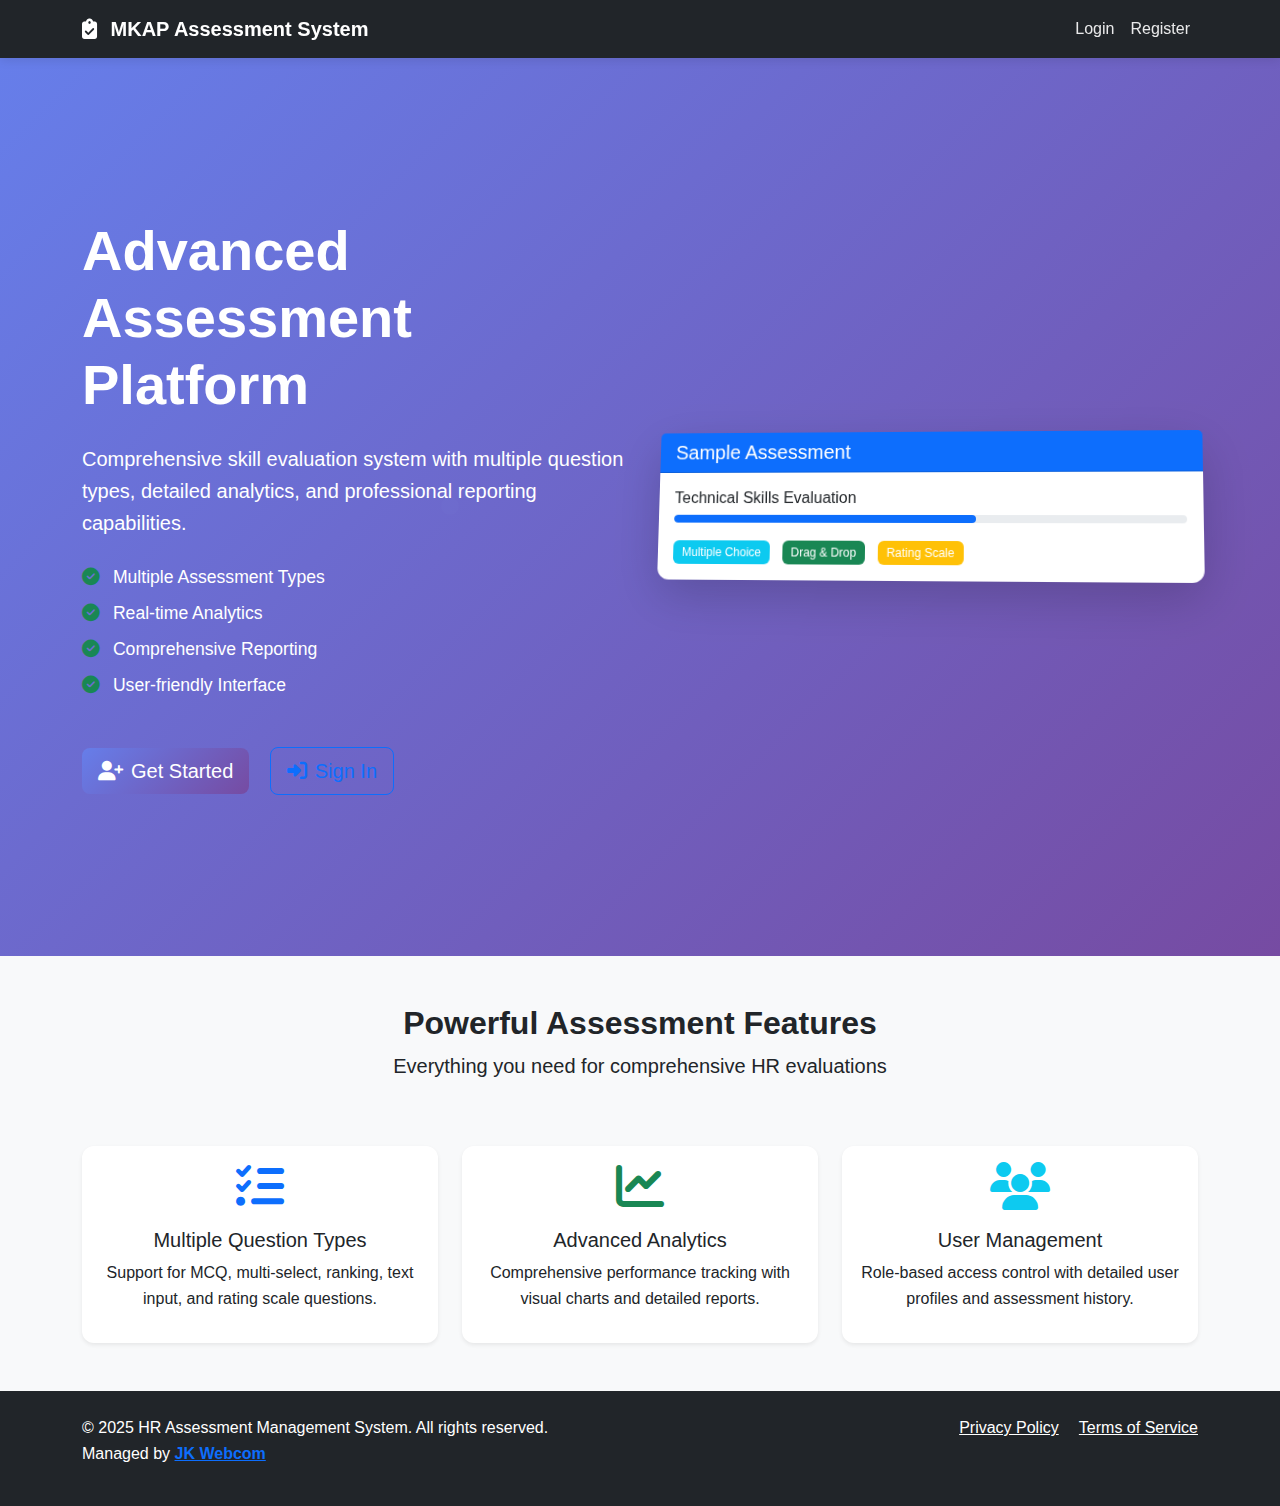
<file: index.html>
<!DOCTYPE html>
<html lang="en">
<head>
    <meta charset="UTF-8">
    <meta name="viewport" content="width=device-width, initial-scale=1.0">
    <title>HR Assessment Management System</title>
    <link href="https://cdn.jsdelivr.net/npm/bootstrap@5.3.0/dist/css/bootstrap.min.css" rel="stylesheet">
    <link href="https://cdnjs.cloudflare.com/ajax/libs/font-awesome/6.4.0/css/all.min.css" rel="stylesheet">
    <link href="css/main.css" rel="stylesheet">
</head>
<body>
    <!-- Navigation -->
    <nav class="navbar navbar-expand-lg navbar-dark bg-dark">
        <div class="container">
            <a class="navbar-brand" href="index.html">
                <i class="fas fa-clipboard-check me-2"></i>
                MKAP Assessment System
            </a>
            <button class="navbar-toggler" type="button" data-bs-toggle="collapse" data-bs-target="#navbarContent" aria-controls="navbarContent" aria-expanded="false" aria-label="Toggle navigation">
                <span class="navbar-toggler-icon"></span>
            </button>
            <div class="collapse navbar-collapse" id="navbarContent">
                <div class="navbar-nav ms-auto">
                    <a class="nav-link" href="login.html">Login</a>
                    <a class="nav-link" href="register.html">Register</a>
                </div>
            </div>
        </div>
    </nav>

    <!-- Hero Section -->
    <section class="hero-section">
        <div class="container">
            <div class="row align-items-center min-vh-100">
                <div class="col-lg-6">
                    <div class="hero-content">
                        <h1 class="display-4 fw-bold mb-4">
                            Advanced Assessment Platform
                        </h1>
                        <p class="lead mb-4">
                            Comprehensive skill evaluation system with multiple question types, 
                            detailed analytics, and professional reporting capabilities.
                        </p>
                        <div class="hero-features mb-5">
                            <div class="feature-item">
                                <i class="fas fa-check-circle text-success me-2"></i>
                                Multiple Assessment Types
                            </div>
                            <div class="feature-item">
                                <i class="fas fa-check-circle text-success me-2"></i>
                                Real-time Analytics
                            </div>
                            <div class="feature-item">
                                <i class="fas fa-check-circle text-success me-2"></i>
                                Comprehensive Reporting
                            </div>
                            <div class="feature-item">
                                <i class="fas fa-check-circle text-success me-2"></i>
                                User-friendly Interface
                            </div>
                        </div>
                        <div class="hero-actions">
                            <a href="register.html" class="btn btn-primary btn-lg me-3">
                                <i class="fas fa-user-plus me-2"></i>Get Started
                            </a>
                            <a href="login.html" class="btn btn-outline-primary btn-lg">
                                <i class="fas fa-sign-in-alt me-2"></i>Sign In
                            </a>
                        </div>
                    </div>
                </div>
                <div class="col-lg-6">
                    <div class="hero-image">
                        <div class="assessment-preview-card">
                            <div class="card shadow-lg">
                                <div class="card-header bg-primary text-white">
                                    <h5 class="mb-0">Sample Assessment</h5>
                                </div>
                                <div class="card-body">
                                    <div class="question-preview">
                                        <h6>Technical Skills Evaluation</h6>
                                        <div class="progress mb-3">
                                            <div class="progress-bar" style="width: 60%"></div>
                                        </div>
                                        <div class="question-types">
                                            <span class="badge bg-info me-2">Multiple Choice</span>
                                            <span class="badge bg-success me-2">Drag & Drop</span>
                                            <span class="badge bg-warning me-2">Rating Scale</span>
                                        </div>
                                    </div>
                                </div>
                            </div>
                        </div>
                    </div>
                </div>
            </div>
        </div>
    </section>

    <!-- Features Section -->
    <section class="features-section py-5 bg-light">
        <div class="container">
            <div class="row">
                <div class="col-12 text-center mb-5">
                    <h2 class="fw-bold">Powerful Assessment Features</h2>
                    <p class="lead">Everything you need for comprehensive HR evaluations</p>
                </div>
            </div>
            <div class="row g-4">
                <div class="col-md-4">
                    <div class="feature-card card h-100 shadow-sm">
                        <div class="card-body text-center">
                            <div class="feature-icon mb-3">
                                <i class="fas fa-tasks fa-3x text-primary"></i>
                            </div>
                            <h5>Multiple Question Types</h5>
                            <p>Support for MCQ, multi-select, ranking, text input, and rating scale questions.</p>
                        </div>
                    </div>
                </div>
                <div class="col-md-4">
                    <div class="feature-card card h-100 shadow-sm">
                        <div class="card-body text-center">
                            <div class="feature-icon mb-3">
                                <i class="fas fa-chart-line fa-3x text-success"></i>
                            </div>
                            <h5>Advanced Analytics</h5>
                            <p>Comprehensive performance tracking with visual charts and detailed reports.</p>
                        </div>
                    </div>
                </div>
                <div class="col-md-4">
                    <div class="feature-card card h-100 shadow-sm">
                        <div class="card-body text-center">
                            <div class="feature-icon mb-3">
                                <i class="fas fa-users fa-3x text-info"></i>
                            </div>
                            <h5>User Management</h5>
                            <p>Role-based access control with detailed user profiles and assessment history.</p>
                        </div>
                    </div>
                </div>
            </div>
        </div>
    </section>

    <!-- Footer -->
    <footer class="bg-dark text-white py-4">
        <div class="container">
            <div class="row">
                <div class="col-md-6">
                    <p>
                        &copy; 2025 HR Assessment Management System. All rights reserved.<br>
                        Managed by <a href="https://jkwt.co.in" target="_blank" title="Ecommerce Website Development Designing Company in Delhi, JK Webcom Since Aug. 2004"><strong>JK Webcom</strong></a>
                    </p>
                </div>                
                <div class="col-md-6 text-end">
                    <a href="#" class="text-white me-3">Privacy Policy</a>
                    <a href="#" class="text-white">Terms of Service</a>
                </div>
            </div>
        </div>
    </footer>

    <script src="https://cdn.jsdelivr.net/npm/bootstrap@5.3.0/dist/js/bootstrap.bundle.min.js"></script>
    <script src="https://code.jquery.com/jquery-3.7.1.min.js"></script>
    <script src="js/app.js"></script>
</body>
</html>
</file>
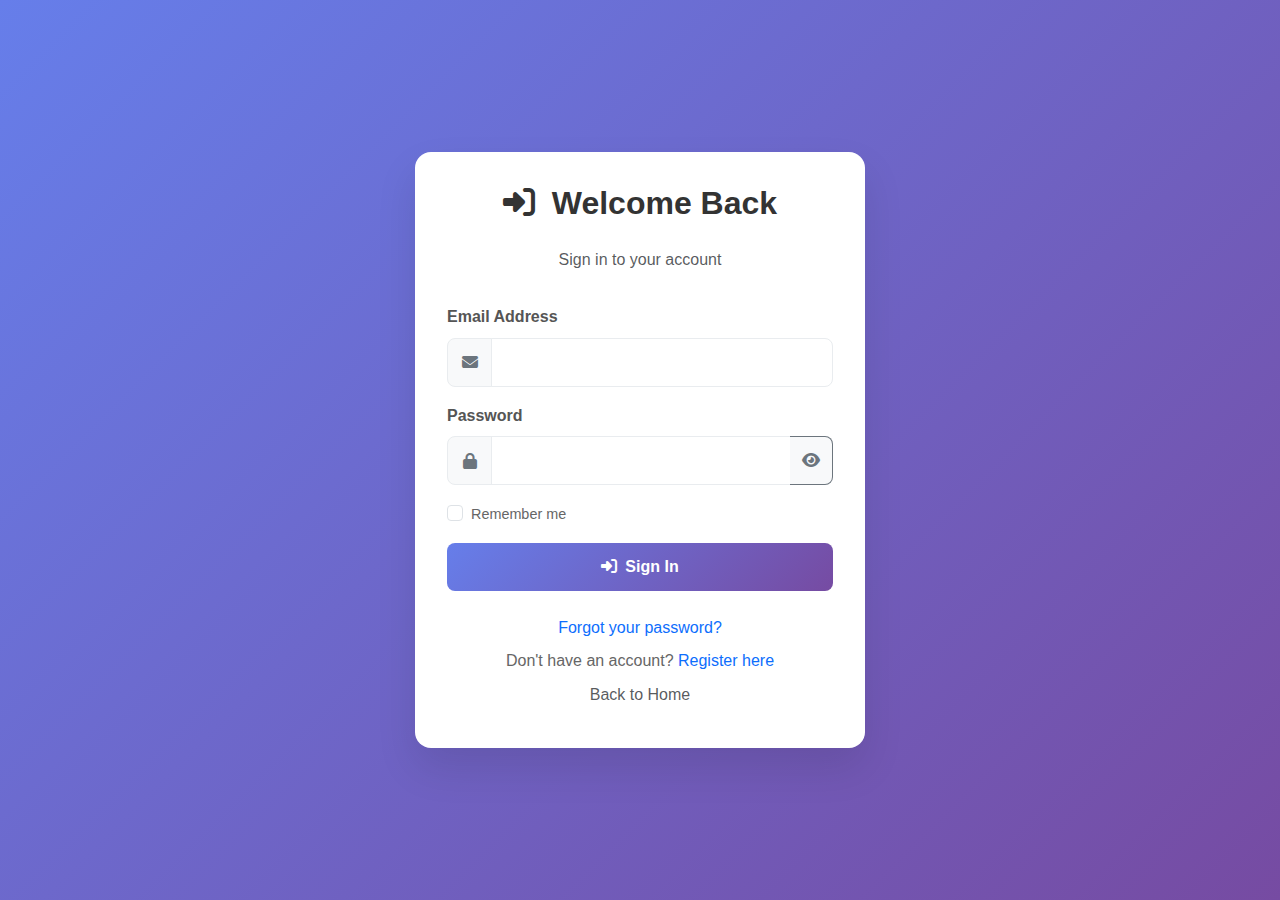
<file: admin-assign-assessment.html>
<!DOCTYPE html>
<html lang="en">
<head>
    <meta charset="UTF-8">
    <meta name="viewport" content="width=device-width, initial-scale=1.0">
    <title>Assign Assessments - HR Assessment Tool</title>
    <link href="https://cdn.jsdelivr.net/npm/bootstrap@5.3.0/dist/css/bootstrap.min.css" rel="stylesheet">
    <link href="https://cdnjs.cloudflare.com/ajax/libs/font-awesome/6.4.0/css/all.min.css" rel="stylesheet">
    <link href="css/admin.css" rel="stylesheet">
    <link href="css/main.css" rel="stylesheet">
</head>
<body>
    <!-- Navigation -->
    <nav class="navbar navbar-expand-lg navbar-dark bg-dark">
        <div class="container-fluid">
            <a class="navbar-brand" href="admin-panel.html">
                <i class="fas fa-shield-alt me-2"></i>
                Admin Panel
            </a>
            <div class="navbar-nav ms-auto">
                <div class="nav-item dropdown">
                    <a class="nav-link dropdown-toggle" href="#" id="adminDropdown" role="button" data-bs-toggle="dropdown">
                        <i class="fas fa-user-shield me-2"></i>
                        Administrator
                    </a>
                    <ul class="dropdown-menu">
                        <li><a class="dropdown-item" href="#" id="logoutBtn">
                            <i class="fas fa-sign-out-alt me-2"></i>Logout
                        </a></li>
                    </ul>
                </div>
            </div>
        </div>
    </nav>

    <div class="container-fluid">
        <div class="row">
            <!-- Sidebar -->
            <nav class="col-md-3 col-lg-2 d-md-block bg-dark sidebar">
                <div class="position-sticky pt-3">
                    <ul class="nav flex-column">
                        <li class="nav-item">
                            <a class="nav-link" href="admin-panel.html">
                                <i class="fas f a-tachometer-alt me-2"></i>
                                Dashboard
                            </a>
                        </li>
                        <li class="nav-item">
                            <a class="nav-link" href="admin-panel.html#builder" data-tab="builder">
                                <i class="fas fa-hammer me-2"></i>
                                Task For Users
                            </a>
                        </li>
                        <li class="nav-item">
                            <a class="nav-link active" href="admin-assign-assessment.html">
                                <i class="fas fa-tasks me-2"></i>
                                Assign Assessments
                            </a>
                        </li>
                        <li class="nav-item">
                            <a class="nav-link" href="admin-panel.html#users" data-tab="users">
                                <i class="fas fa-users me-2"></i>
                                Users
                            </a>
                        </li>
                        <li class="nav-item">
                            <a class="nav-link" href="admin-panel.html#assessments" data-tab="assessments">
                                <i class="fas fa-clipboard-list me-2"></i>
                                Assessments
                            </a>
                        </li>
                        <li class="nav-item">
                            <a class="nav-link" href="admin-panel.html#analytics" data-tab="analytics">
                                <i class="fas fa-chart-bar me-2"></i>
                                Analytics
                            </a>
                        </li>
                        <li class="nav-item">
                            <a class="nav-link" href="admin-panel.html#departments" data-tab="departments">
                                <i class="fas fa-building me-2"></i>
                                Departments
                            </a>
                        </li>
                        <li class="nav-item">
                            <a class="nav-link" href="admin-panel.html#reports" data-tab="reports">
                                <i class="fas fa-file-alt me-2"></i>
                                Reports
                            </a>
                        </li>
                    </ul>
                </div>
            </nav>

            <!-- Main Content -->
            <main class="col-md-9 ms-sm-auto col-lg-10 px-md-4">
                <div class="d-flex justify-content-between flex-wrap flex-md-nowrap align-items-center pt-3 pb-2 mb-3 border-bottom">
                    <h1 class="h2">Assign Assessments</h1>
                </div>

                <div class="card">
                    <div class="card-header">
                        <h5 class="card-title mb-0">Select users and assessments to assign</h5>
                    </div>
                    <div class="card-body">
                        <form id="assignAssessmentForm">
                            <div class="mb-3">
                                <label for="assessmentTemplate" class="form-label">Assessment Template</label>
                                <select class="form-select" id="assessmentTemplate" required>
                                    <option value="" disabled selected>Select an assessment</option>
                                </select>
                            </div>
                            <div class="mb-3">
                                <label class="form-label">Assign To</label>
                                <div class="form-check">
                                    <input class="form-check-input" type="radio" name="assignmentType" id="assignToDepartment" value="department" checked>
                                    <label class="form-check-label" for="assignToDepartment">Department</label>
                                </div>
                                <div class="form-check">
                                    <input class="form-check-input" type="radio" name="assignmentType" id="assignToUser" value="user">
                                    <label class="form-check-label" for="assignToUser">Specific Users</label>
                                </div>
                            </div>
                            <div id="departmentSelection" class="mb-3">
                                <label for="department" class="form-label">Department</label>
                                <select class="form-select" id="department">
                                    <option value="all">All Departments</option>
                                </select>
                            </div>
                            <div id="userSelection" class="mb-3 d-none">
                                <label for="users" class="form-label">Users</label>
                                <select class="form-select" id="users" multiple></select>
                                <div class="form-text">Hold Ctrl/Cmd to select multiple users.</div>
                            </div>
                            <button type="submit" class="btn btn-primary">Assign Assessment</button>
                        </form>
                    </div>
                </div>
            </main>
        </div>
    </div>

    <script src="https://cdn.jsdelivr.net/npm/bootstrap@5.3.0/dist/js/bootstrap.bundle.min.js"></script>
    <script src="https://code.jquery.com/jquery-3.7.0.min.js"></script>
    <script src="js/utils.js"></script>
    <script src="js/auth.js"></script>
    <script src="data/assessment-templates.js"></script>
    <script src="js/admin-assign-assessment.js"></script>
</body>
</html>
</file>
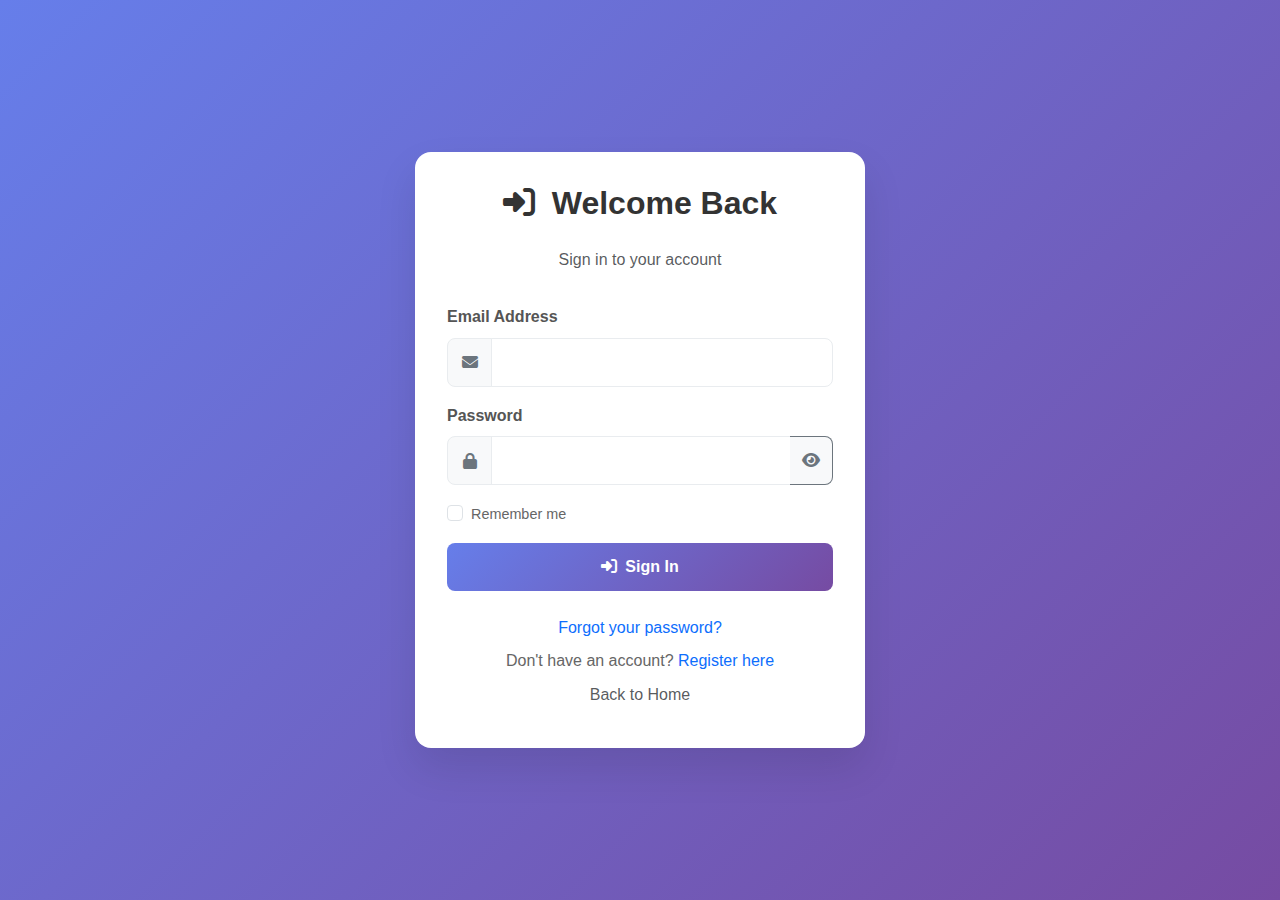
<file: login.html>
<!DOCTYPE html>
<html lang="en">
<head>
    <meta charset="UTF-8">
    <meta name="viewport" content="width=device-width, initial-scale=1.0">
    <title>Login - HR Assessment System</title>
    <link href="https://cdn.jsdelivr.net/npm/bootstrap@5.3.0/dist/css/bootstrap.min.css" rel="stylesheet">
    <link href="https://cdnjs.cloudflare.com/ajax/libs/font-awesome/6.4.0/css/all.min.css" rel="stylesheet">
    <link href="css/main.css" rel="stylesheet">
    <link href="css/auth.css" rel="stylesheet">
</head>
<body class="auth-body">
    <div class="auth-container">
        <div class="auth-card">
            <div class="auth-header">
                <h2 class="text-center mb-4">
                    <i class="fas fa-sign-in-alt me-2"></i>
                    Welcome Back
                </h2>
                <p class="text-center text-muted">Sign in to your account</p>
            </div>
            
            <form id="loginForm" class="auth-form">
                <div class="mb-3">
                    <label for="email" class="form-label">Email Address</label>
                    <div class="input-group">
                        <span class="input-group-text">
                            <i class="fas fa-envelope"></i>
                        </span>
                        <input type="email" class="form-control" id="email" name="email" required>
                    </div>
                    <div class="invalid-feedback"></div>
                </div>

                <div class="mb-3">
                    <label for="password" class="form-label">Password</label>
                    <div class="input-group">
                        <span class="input-group-text">
                            <i class="fas fa-lock"></i>
                        </span>
                        <input type="password" class="form-control" id="password" name="password" required>
                        <button class="btn btn-outline-secondary" type="button" id="togglePassword">
                            <i class="fas fa-eye"></i>
                        </button>
                    </div>
                    <div class="invalid-feedback"></div>
                </div>

                <div class="mb-3 form-check">
                    <input type="checkbox" class="form-check-input" id="rememberMe" name="rememberMe">
                    <label class="form-check-label" for="rememberMe">
                        Remember me
                    </label>
                </div>

                <button type="submit" class="btn btn-primary w-100 auth-submit-btn">
                    <span class="btn-text">
                        <i class="fas fa-sign-in-alt me-2"></i>Sign In
                    </span>
                    <span class="btn-loading d-none">
                        <i class="fas fa-spinner fa-spin me-2"></i>Signing In...
                    </span>
                </button>
            </form>

            <div class="auth-footer">
                <p class="text-center">
                    <a href="#" class="text-primary">Forgot your password?</a>
                </p>
                <p class="text-center">
                    Don't have an account? 
                    <a href="register.html" class="text-primary">Register here</a>
                </p>
                <p class="text-center">
                    <a href="index.html" class="text-muted">Back to Home</a>
                </p>
            </div>

        </div>
    </div>

    <script src="https://cdn.jsdelivr.net/npm/bootstrap@5.3.0/dist/js/bootstrap.bundle.min.js"></script>
    <script src="https://code.jquery.com/jquery-3.7.1.min.js"></script>
    <script src="js/utils.js"></script>
    <script src="data/demo-data.js"></script>
    <script src="js/auth.js"></script>
</body>
</html>
</file>
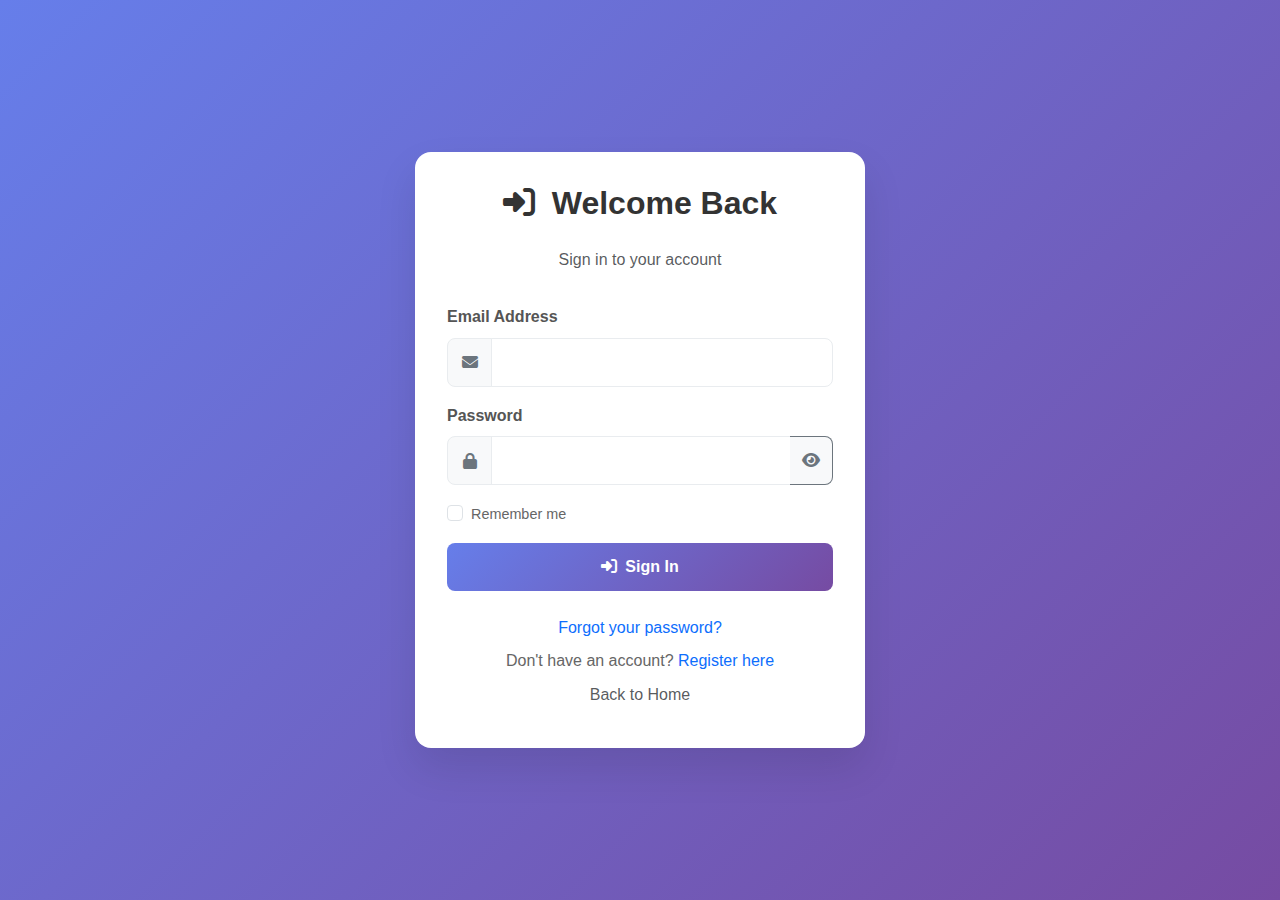
<file: profile.html>
<!DOCTYPE html>
<html lang="en">
<head>
    <meta charset="UTF-8">
    <meta name="viewport" content="width=device-width, initial-scale=1.0">
    <title>Profile - HR Assessment System</title>
    <link href="https://cdn.jsdelivr.net/npm/bootstrap@5.3.0/dist/css/bootstrap.min.css" rel="stylesheet">
    <link href="https://cdnjs.cloudflare.com/ajax/libs/font-awesome/6.4.0/css/all.min.css" rel="stylesheet">
    <link href="css/main.css" rel="stylesheet">
    <link href="css/dashboard.css" rel="stylesheet">
</head>
<body>
    <!-- Navigation -->
    <nav class="navbar navbar-expand-lg navbar-dark bg-dark">
        <div class="container-fluid">
            <a class="navbar-brand" href="dashboard.html">
                <i class="fas fa-clipboard-check me-2"></i>
                HR Assessment System
            </a>
            <div class="navbar-nav ms-auto">
                <div class="nav-item dropdown">
                    <a class="nav-link dropdown-toggle" href="#" id="userDropdown" role="button" data-bs-toggle="dropdown">
                        <i class="fas fa-user-circle me-2"></i>
                        <span id="userName">User</span>
                    </a>
                    <ul class="dropdown-menu">
                        <li><a class="dropdown-item" href="dashboard.html">
                            <i class="fas fa-tachometer-alt me-2"></i>Dashboard
                        </a></li>
                        <li><hr class="dropdown-divider"></li>
                        <li><a class="dropdown-item" href="#" id="logoutBtn">
                            <i class="fas fa-sign-out-alt me-2"></i>Logout
                        </a></li>
                    </ul>
                </div>
            </div>
        </div>
    </nav>

    <div class="container-fluid">
        <div class="row">
            <!-- Sidebar -->
            <nav class="col-md-3 col-lg-2 d-md-block bg-dark">
                <div class="position-sticky pt-3">
                    <ul class="nav flex-column">
                        <li class="nav-item">
                            <a class="nav-link" href="dashboard.html">
                                <i class="fas fa-tachometer-alt me-2"></i>
                                Dashboard
                            </a>
                        </li>
                        <li class="nav-item">
                            <a class="nav-link" href="assessment.html">
                                <i class="fas fa-clipboard-list me-2"></i>
                                Take Assessment
                            </a>
                        </li>
                        <li class="nav-item">
                            <a class="nav-link active" href="profile.html">
                                <i class="fas fa-user me-2"></i>
                                Profile
                            </a>
                        </li>
                        <li class="nav-item">
                            <a class="nav-link" href="reports.html">
                                <i class="fas fa-chart-bar me-2"></i>
                                My Reports
                            </a>
                        </li>
                    </ul>
                </div>
            </nav>

            <!-- Main Content -->
            <main class="col-md-9 ms-sm-auto col-lg-10 px-md-4">
                <div class="d-flex justify-content-between flex-wrap flex-md-nowrap align-items-center pt-3 pb-2 mb-3 border-bottom">
                    <h1 class="h2">My Profile</h1>
                    <div class="btn-toolbar mb-2 mb-md-0">
                        <button type="button" class="btn btn-sm btn-primary" id="editProfileBtn">
                            <i class="fas fa-edit me-1"></i>Edit Profile
                        </button>
                    </div>
                </div>

                <div class="row">
                    <!-- Profile Information -->
                    <div class="col-md-4">
                        <div class="card">
                            <div class="card-body text-center">
                                <div class="profile-avatar mb-3">
                                    <i class="fas fa-user-circle fa-5x text-primary"></i>
                                </div>
                                <h4 id="profileName">Loading...</h4>
                                <p class="text-muted" id="profileEmail">Loading...</p>
                                <div class="profile-badges mt-3">
                                    <span class="badge bg-primary" id="profileDepartment">Department</span>
                                    <span class="badge bg-info" id="profileExperience">Experience</span>
                                </div>
                            </div>
                        </div>

                        <div class="card mt-3">
                            <div class="card-header">
                                <h6 class="mb-0">
                                    <i class="fas fa-trophy me-2"></i>Achievements
                                </h6>
                            </div>
                            <div class="card-body">
                                <div id="achievements">
                                    <!-- Achievements will be loaded here -->
                                </div>
                            </div>
                        </div>
                    </div>

                    <!-- Profile Details and Statistics -->
                    <div class="col-md-8">
                        <!-- Statistics Cards -->
                        <div class="row mb-4">
                            <div class="col-md-6">
                                <div class="card stats-card">
                                    <div class="card-body">
                                        <div class="d-flex align-items-center">
                                            <div class="stats-icon bg-success">
                                                <i class="fas fa-clipboard-check"></i>
                                            </div>
                                            <div class="ms-3">
                                                <h4 class="card-title mb-0" id="completedCount">0</h4>
                                                <p class="card-text text-muted">Assessments Completed</p>
                                            </div>
                                        </div>
                                    </div>
                                </div>
                            </div>
                            <div class="col-md-6">
                                <div class="card stats-card">
                                    <div class="card-body">
                                        <div class="d-flex align-items-center">
                                            <div class="stats-icon bg-info">
                                                <i class="fas fa-percentage"></i>
                                            </div>
                                            <div class="ms-3">
                                                <h4 class="card-title mb-0" id="averageScore">0%</h4>
                                                <p class="card-text text-muted">Average Score</p>
                                            </div>
                                        </div>
                                    </div>
                                </div>
                            </div>
                        </div>

                        <!-- Personal Information -->
                        <div class="card mb-4">
                            <div class="card-header">
                                <h5 class="mb-0">
                                    <i class="fas fa-info-circle me-2"></i>Personal Information
                                </h5>
                            </div>
                            <div class="card-body">
                                <form id="profileForm">
                                    <div class="row">
                                        <div class="col-md-6 mb-3">
                                            <label class="form-label">Full Name</label>
                                            <input type="text" class="form-control" id="fullName" readonly>
                                        </div>
                                        <div class="col-md-6 mb-3">
                                            <label class="form-label">Email Address</label>
                                            <input type="email" class="form-control" id="email" readonly>
                                        </div>
                                    </div>
                                    <div class="row">
                                        <div class="col-md-6 mb-3">
                                            <label class="form-label">Department</label>
                                            <select class="form-select" id="department" disabled>
                                                <option value="IT">Information Technology</option>
                                                <option value="HR">Human Resources</option>
                                                <option value="Finance">Finance</option>
                                                <option value="Marketing">Marketing</option>
                                                <option value="Operations">Operations</option>
                                                <option value="Sales">Sales</option>
                                            </select>
                                        </div>
                                        <div class="col-md-6 mb-3">
                                            <label class="form-label">Experience Level</label>
                                            <select class="form-select" id="experience" disabled>
                                                <option value="0-1">0-1 years</option>
                                                <option value="2-5">2-5 years</option>
                                                <option value="6-10">6-10 years</option>
                                                <option value="11-15">11-15 years</option>
                                                <option value="15+">15+ years</option>
                                            </select>
                                        </div>
                                    </div>
                                    <div class="row">
                                        <div class="col-md-6 mb-3">
                                            <label class="form-label">Member Since</label>
                                            <input type="text" class="form-control" id="memberSince" readonly>
                                        </div>
                                        <div class="col-md-6 mb-3">
                                            <label class="form-label">Last Login</label>
                                            <input type="text" class="form-control" id="lastLogin" readonly>
                                        </div>
                                    </div>
                                    <div class="profile-actions d-none" id="profileActions">
                                        <button type="button" class="btn btn-primary" id="saveProfileBtn">
                                            <i class="fas fa-save me-2"></i>Save Changes
                                        </button>
                                        <button type="button" class="btn btn-secondary ms-2" id="cancelEditBtn">
                                            <i class="fas fa-times me-2"></i>Cancel
                                        </button>
                                    </div>
                                </form>
                            </div>
                        </div>

                        <!-- Skill Progress -->
                        <div class="card">
                            <div class="card-header">
                                <h5 class="mb-0">
                                    <i class="fas fa-chart-line me-2"></i>Skill Progress
                                </h5>
                            </div>
                            <div class="card-body">
                                <div id="skillProgress">
                                    <!-- Skill progress bars will be loaded here -->
                                </div>
                            </div>
                        </div>
                    </div>
                </div>

                <!-- Assessment History -->
                <div class="row mt-4">
                    <div class="col-12">
                        <div class="card">
                            <div class="card-header">
                                <h5 class="mb-0">
                                    <i class="fas fa-history me-2"></i>Assessment History
                                </h5>
                            </div>
                            <div class="card-body">
                                <div class="table-responsive">
                                    <table class="table table-striped" id="assessmentHistory">
                                        <thead>
                                            <tr>
                                                <th>Assessment</th>
                                                <th>Category</th>
                                                <th>Score</th>
                                                <th>Duration</th>
                                                <th>Completed</th>
                                                <th>Actions</th>
                                            </tr>
                                        </thead>
                                        <tbody>
                                            <!-- Assessment history will be loaded here -->
                                        </tbody>
                                    </table>
                                </div>
                                <div id="noAssessments" class="text-center text-muted py-4 d-none">
                                    <i class="fas fa-clipboard fa-3x mb-3"></i>
                                    <p>No assessments completed yet.</p>
                                    <a href="assessment.html" class="btn btn-primary">
                                        <i class="fas fa-play me-2"></i>Take Your First Assessment
                                    </a>
                                </div>
                            </div>
                        </div>
                    </div>
                </div>
            </main>
        </div>
    </div>

    <script src="https://cdn.jsdelivr.net/npm/bootstrap@5.3.0/dist/js/bootstrap.bundle.min.js"></script>
    <script src="https://code.jquery.com/jquery-3.7.1.min.js"></script>
    <script src="js/utils.js"></script>
    <script src="js/auth.js"></script>
    <script>
        // Profile management functionality
        $(document).ready(function() {
            loadProfile();
            
            $('#editProfileBtn').click(function() {
                toggleEditMode(true);
            });
            
            $('#cancelEditBtn').click(function() {
                toggleEditMode(false);
                loadProfile(); // Reload original data
            });
            
            $('#saveProfileBtn').click(function() {
                saveProfile();
            });
        });
        
        function loadProfile() {
            const currentUser = getCurrentUser();
            if (!currentUser) {
                window.location.href = 'login.html';
                return;
            }
            
            // Update profile display
            $('#userName, #profileName, #fullName').text(currentUser.fullName);
            $('#profileEmail, #email').val(currentUser.email);
            $('#profileDepartment, #department').val(currentUser.department);
            $('#profileExperience, #experience').val(currentUser.experience);
            $('#memberSince').val(formatDate(currentUser.registeredAt));
            $('#lastLogin').val(formatDate(currentUser.lastLogin || currentUser.registeredAt));
            
            // Load assessment statistics
            const assessments = getStorageItem('assessmentResults') || [];
            const userAssessments = assessments.filter(a => a.userId === currentUser.id);
            
            $('#completedCount').text(userAssessments.length);
            
            if (userAssessments.length > 0) {
                const avgScore = userAssessments.reduce((sum, a) => sum + a.score, 0) / userAssessments.length;
                $('#averageScore').text(Math.round(avgScore) + '%');
            }
            
            // Load skill progress
            loadSkillProgress(userAssessments);
            
            // Load assessment history
            loadAssessmentHistory(userAssessments);
            
            // Load achievements
            loadAchievements(userAssessments);
        }
        
        function toggleEditMode(edit) {
            const readonlyFields = ['#fullName', '#department', '#experience'];
            const actions = $('#profileActions');
            const editBtn = $('#editProfileBtn');
            
            readonlyFields.forEach(field => {
                if (field.includes('select')) {
                    $(field).prop('disabled', !edit);
                } else {
                    $(field).prop('readonly', !edit);
                }
            });
            
            if (edit) {
                actions.removeClass('d-none');
                editBtn.addClass('d-none');
            } else {
                actions.addClass('d-none');
                editBtn.removeClass('d-none');
            }
        }
        
        function saveProfile() {
            const currentUser = getCurrentUser();
            const updatedUser = {
                ...currentUser,
                fullName: $('#fullName').val(),
                department: $('#department').val(),
                experience: $('#experience').val()
            };
            
            // Update user in storage
            const users = getStorageItem('users') || [];
            const userIndex = users.findIndex(u => u.id === currentUser.id);
            if (userIndex !== -1) {
                users[userIndex] = updatedUser;
                setStorageItem('users', users);
                setStorageItem('currentUser', updatedUser);
                
                showAlert('Profile updated successfully!', 'success');
                toggleEditMode(false);
                loadProfile();
            }
        }
        
        function loadSkillProgress(assessments) {
            const skillContainer = $('#skillProgress');
            const skills = {};
            
            assessments.forEach(assessment => {
                const category = assessment.category || 'General';
                if (!skills[category]) {
                    skills[category] = { total: 0, count: 0 };
                }
                skills[category].total += assessment.score;
                skills[category].count++;
            });
            
            const skillHTML = Object.keys(skills).map(skill => {
                const average = Math.round(skills[skill].total / skills[skill].count);
                const progressClass = average >= 80 ? 'success' : average >= 60 ? 'warning' : 'danger';
                
                return `
                    <div class="mb-3">
                        <div class="d-flex justify-content-between">
                            <span>${skill}</span>
                            <span>${average}%</span>
                        </div>
                        <div class="progress">
                            <div class="progress-bar bg-${progressClass}" style="width: ${average}%"></div>
                        </div>
                    </div>
                `;
            }).join('');
            
            skillContainer.html(skillHTML || '<p class="text-muted">No skill data available</p>');
        }
        
        function loadAssessmentHistory(assessments) {
            const tbody = $('#assessmentHistory tbody');
            
            if (assessments.length === 0) {
                $('#noAssessments').removeClass('d-none');
                return;
            }
            
            const historyHTML = assessments.map(assessment => `
                <tr>
                    <td>${assessment.assessmentTitle}</td>
                    <td><span class="badge bg-primary">${assessment.category}</span></td>
                    <td>
                        <span class="badge bg-${assessment.score >= 80 ? 'success' : assessment.score >= 60 ? 'warning' : 'danger'}">
                            ${assessment.score}%
                        </span>
                    </td>
                    <td>${Math.round(assessment.timeSpent / 60)} min</td>
                    <td>${formatDate(assessment.completedAt)}</td>
                    <td>
                        <button class="btn btn-sm btn-outline-primary" onclick="viewAssessmentDetails('${assessment.id}')">
                            <i class="fas fa-eye"></i>
                        </button>
                    </td>
                </tr>
            `).join('');
            
            tbody.html(historyHTML);
        }
        
        function loadAchievements(assessments) {
            const achievements = [];
            
            if (assessments.length >= 1) achievements.push({ icon: 'fa-medal', title: 'First Assessment', desc: 'Completed first assessment' });
            if (assessments.length >= 5) achievements.push({ icon: 'fa-trophy', title: 'Assessment Pro', desc: 'Completed 5 assessments' });
            if (assessments.some(a => a.score >= 90)) achievements.push({ icon: 'fa-star', title: 'High Achiever', desc: 'Scored 90%+ on an assessment' });
            
            const achievementHTML = achievements.map(achievement => `
                <div class="achievement-item mb-2">
                    <div class="d-flex align-items-center">
                        <div class="achievement-icon me-3">
                            <i class="fas ${achievement.icon} text-warning"></i>
                        </div>
                        <div>
                            <h6 class="mb-0">${achievement.title}</h6>
                            <small class="text-muted">${achievement.desc}</small>
                        </div>
                    </div>
                </div>
            `).join('');
            
            $('#achievements').html(achievementHTML || '<p class="text-muted">No achievements yet</p>');
        }
        
        function viewAssessmentDetails(assessmentId) {
            // Implementation for viewing assessment details
            showAlert('Assessment details view coming soon!', 'info');
        }
    </script>
</body>
</html>
</file>
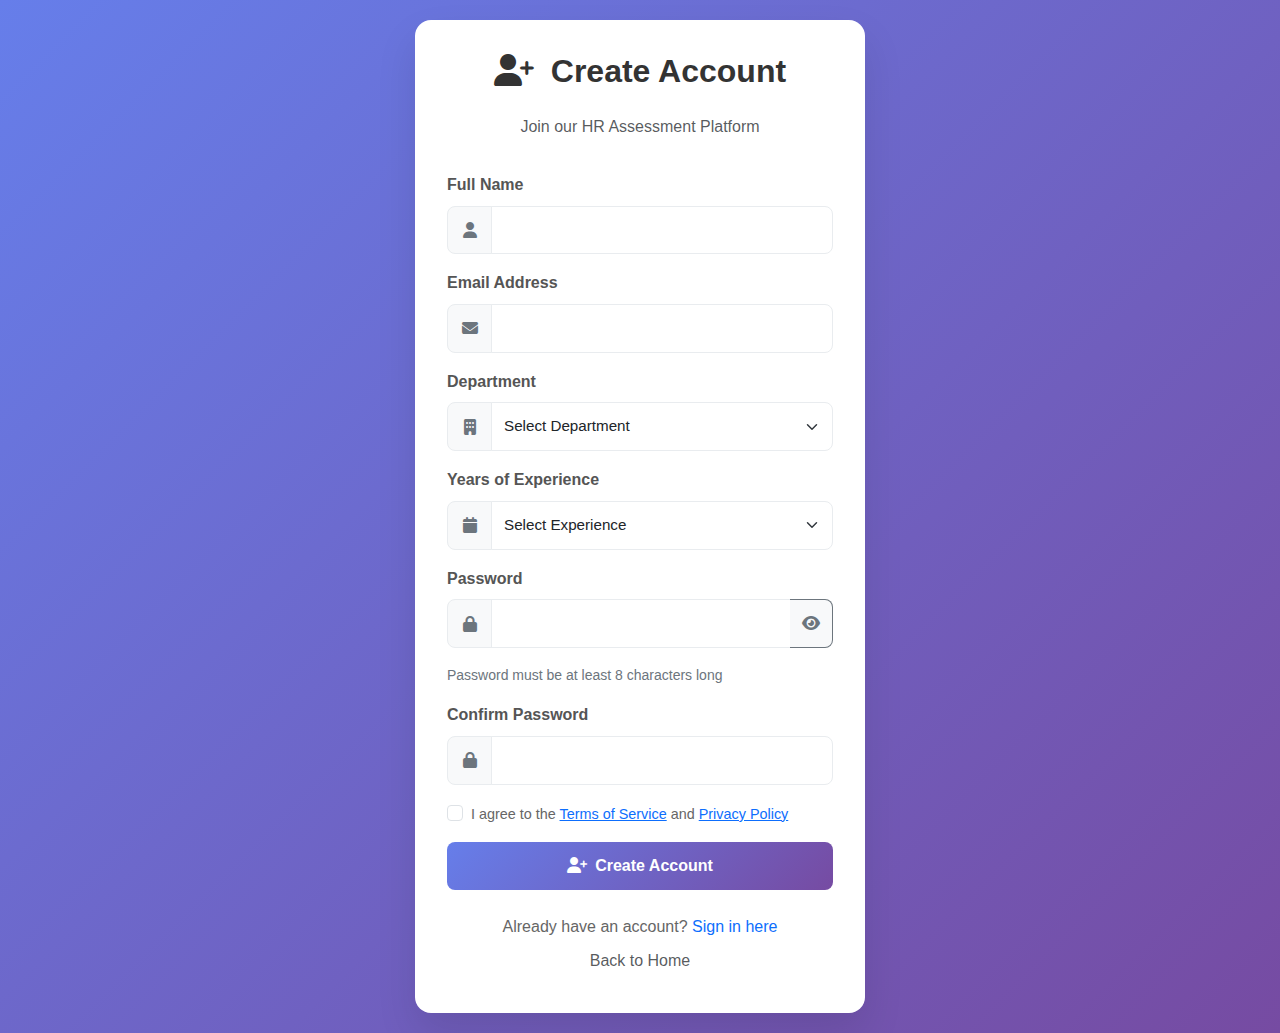
<file: register.html>
<!DOCTYPE html>
<html lang="en">
<head>
    <meta charset="UTF-8">
    <meta name="viewport" content="width=device-width, initial-scale=1.0">
    <title>Register - HR Assessment System</title>
    <link href="https://cdn.jsdelivr.net/npm/bootstrap@5.3.0/dist/css/bootstrap.min.css" rel="stylesheet">
    <link href="https://cdnjs.cloudflare.com/ajax/libs/font-awesome/6.4.0/css/all.min.css" rel="stylesheet">
    <link href="css/main.css" rel="stylesheet">
    <link href="css/auth.css" rel="stylesheet">
</head>
<body class="auth-body">
    <div class="auth-container">
        <div class="auth-card">
            <div class="auth-header">
                <h2 class="text-center mb-4">
                    <i class="fas fa-user-plus me-2"></i>
                    Create Account
                </h2>
                <p class="text-center text-muted">Join our HR Assessment Platform</p>
            </div>
            
            <form id="registerForm" class="auth-form">
                <div class="mb-3">
                    <label for="fullName" class="form-label">Full Name</label>
                    <div class="input-group">
                        <span class="input-group-text">
                            <i class="fas fa-user"></i>
                        </span>
                        <input type="text" class="form-control" id="fullName" name="fullName" required>
                    </div>
                    <div class="invalid-feedback"></div>
                </div>

                <div class="mb-3">
                    <label for="email" class="form-label">Email Address</label>
                    <div class="input-group">
                        <span class="input-group-text">
                            <i class="fas fa-envelope"></i>
                        </span>
                        <input type="email" class="form-control" id="email" name="email" required>
                    </div>
                    <div class="invalid-feedback"></div>
                </div>

                <div class="mb-3">
                    <label for="department" class="form-label">Department</label>
                    <div class="input-group">
                        <span class="input-group-text">
                            <i class="fas fa-building"></i>
                        </span>
                        <select class="form-select" id="department" name="department" required>
                            <option value="">Select Department</option>
                        </select>
                    </div>
                    <div class="invalid-feedback"></div>
                </div>

                <div class="mb-3">
                    <label for="experience" class="form-label">Years of Experience</label>
                    <div class="input-group">
                        <span class="input-group-text">
                            <i class="fas fa-calendar"></i>
                        </span>
                        <select class="form-select" id="experience" name="experience" required>
                            <option value="">Select Experience</option>
                            <option value="0-1">0-1 years</option>
                            <option value="2-5">2-5 years</option>
                            <option value="6-10">6-10 years</option>
                            <option value="11-15">11-15 years</option>
                            <option value="15+">15+ years</option>
                        </select>
                    </div>
                    <div class="invalid-feedback"></div>
                </div>

                <div class="mb-3">
                    <label for="password" class="form-label">Password</label>
                    <div class="input-group">
                        <span class="input-group-text">
                            <i class="fas fa-lock"></i>
                        </span>
                        <input type="password" class="form-control" id="password" name="password" required>
                        <button class="btn btn-outline-secondary" type="button" id="togglePassword">
                            <i class="fas fa-eye"></i>
                        </button>
                    </div>
                    <div class="invalid-feedback"></div>
                    <div class="form-text">Password must be at least 8 characters long</div>
                </div>

                <div class="mb-3">
                    <label for="confirmPassword" class="form-label">Confirm Password</label>
                    <div class="input-group">
                        <span class="input-group-text">
                            <i class="fas fa-lock"></i>
                        </span>
                        <input type="password" class="form-control" id="confirmPassword" name="confirmPassword" required>
                    </div>
                    <div class="invalid-feedback"></div>
                </div>

                <div class="mb-3 form-check">
                    <input type="checkbox" class="form-check-input" id="agreeTerms" name="agreeTerms" required>
                    <label class="form-check-label" for="agreeTerms">
                        I agree to the <a href="#" class="text-primary">Terms of Service</a> and 
                        <a href="#" class="text-primary">Privacy Policy</a>
                    </label>
                    <div class="invalid-feedback"></div>
                </div>

                <button type="submit" class="btn btn-primary w-100 auth-submit-btn">
                    <span class="btn-text">
                        <i class="fas fa-user-plus me-2"></i>Create Account
                    </span>
                    <span class="btn-loading d-none">
                        <i class="fas fa-spinner fa-spin me-2"></i>Creating Account...
                    </span>
                </button>
            </form>

            <div class="auth-footer">
                <p class="text-center">
                    Already have an account? 
                    <a href="login.html" class="text-primary">Sign in here</a>
                </p>
                <p class="text-center">
                    <a href="index.html" class="text-muted">Back to Home</a>
                </p>
            </div>
        </div>
    </div>

    <!-- Success Modal -->
    <div class="modal fade" id="successModal" tabindex="-1">
        <div class="modal-dialog">
            <div class="modal-content">
                <div class="modal-header">
                    <h5 class="modal-title">
                        <i class="fas fa-check-circle text-success me-2"></i>
                        Registration Successful
                    </h5>
                </div>
                <div class="modal-body">
                    <p>Your account has been created successfully! You can now log in with your credentials.</p>
                </div>
                <div class="modal-footer">
                    <button type="button" class="btn btn-primary" onclick="window.location.href='login.html'">
                        Go to Login
                    </button>
                </div>
            </div>
        </div>
    </div>

    <script src="https://cdn.jsdelivr.net/npm/bootstrap@5.3.0/dist/js/bootstrap.bundle.min.js"></script>
    <script src="https://code.jquery.com/jquery-3.7.1.min.js"></script>
    <script src="js/utils.js"></script>
    <script src="data/demo-data.js"></script>
    <script src="js/auth.js"></script>
    <script>
    $(document).ready(function() {
        if (typeof getDepartments === 'function') {
            const select = $('#department');
            const depts = getDepartments();
            depts.forEach(function(d) { select.append(`<option value="${d}">${d}</option>`); });
        }
    });
    </script>
</body>
</html>
</file>
<file: css/main.css>
/* Main Styles */
:root {
    --primary-color: #0d6efd;
    --secondary-color: #6c757d;
    --success-color: #198754;
    --info-color: #0dcaf0;
    --warning-color: #ffc107;
    --danger-color: #dc3545;
    --light-color: #f8f9fa;
    --dark-color: #212529;
    --gradient-primary: linear-gradient(135deg, #667eea 0%, #764ba2 100%);
    --gradient-success: linear-gradient(135deg, #4facfe 0%, #00f2fe 100%);
    --gradient-warning: linear-gradient(135deg, #fdbb2d 0%, #22c1c3 100%);
    --shadow-sm: 0 0.125rem 0.25rem rgba(0, 0, 0, 0.075);
    --shadow: 0 0.5rem 1rem rgba(0, 0, 0, 0.15);
    --shadow-lg: 0 1rem 3rem rgba(0, 0, 0, 0.175);
}

* {
    box-sizing: border-box;
}

body {
    font-family: 'Segoe UI', Tahoma, Geneva, Verdana, sans-serif;
    line-height: 1.6;
    color: var(--dark-color);
    background-color: #ffffff;
}

/* Fixed Header */
.navbar {
    position: fixed;
    top: 0;
    right: 0;
    left: 0;
    z-index: 1030;
    box-shadow: 0 2px 10px rgba(0, 0, 0, 0.1);
    transition: all 0.3s ease-in-out;
}

/* Add padding to body to account for fixed navbar */
body {
    padding-top: 56px;
}

/* Navigation Enhancements */
.navbar-brand {
    font-weight: 600;
    font-size: 1.25rem;
}

.navbar-dark .navbar-nav .nav-link {
    color: rgba(255, 255, 255, 0.9);
    transition: color 0.15s ease-in-out;
}

.navbar-dark .navbar-nav .nav-link:hover {
    color: #fff;
}

/* Hero Section */
.hero-section {
    background: var(--gradient-primary);
    color: white;
    position: relative;
    overflow: hidden;
}

.hero-section::before {
    content: '';
    position: absolute;
    top: 0;
    left: 0;
    right: 0;
    bottom: 0;
    background: url('data:image/svg+xml,<svg xmlns="http://www.w3.org/2000/svg" viewBox="0 0 100 100"><defs><pattern id="grain" width="100" height="100" patternUnits="userSpaceOnUse"><circle cx="50" cy="50" r="1" fill="rgba(255,255,255,0.1)"/></pattern></defs><rect width="100" height="100" fill="url(%23grain)"/></svg>');
    opacity: 0.1;
}

.hero-content {
    position: relative;
    z-index: 2;
}

.hero-features {
    list-style: none;
    padding: 0;
}

.feature-item {
    margin-bottom: 0.5rem;
    font-size: 1.1rem;
}

.hero-image {
    position: relative;
    z-index: 2;
}

.assessment-preview-card {
    transform: perspective(1000px) rotateY(-5deg) rotateX(5deg);
    transition: transform 0.3s ease;
}

.assessment-preview-card:hover {
    transform: perspective(1000px) rotateY(0deg) rotateX(0deg);
}

/* Features Section */
.features-section {
    background-color: #f8f9fa;
}

.feature-card {
    transition: transform 0.3s ease, box-shadow 0.3s ease;
    border: none;
    border-radius: 12px;
}

.feature-card:hover {
    transform: translateY(-5px);
    box-shadow: var(--shadow-lg);
}

.feature-icon {
    transition: transform 0.3s ease;
}

.feature-card:hover .feature-icon {
    transform: scale(1.1);
}

/* Card Enhancements */
.card {
    border: none;
    border-radius: 12px;
    box-shadow: var(--shadow-sm);
    transition: box-shadow 0.3s ease;
}

.card:hover {
    box-shadow: var(--shadow);
}

.card-header {
    background-color: transparent;
    border-bottom: 1px solid rgba(0, 0, 0, 0.125);
    font-weight: 600;
}

/* Button Enhancements */
.btn {
    border-radius: 8px;
    font-weight: 500;
    transition: all 0.15s ease-in-out;
}

.btn-primary {
    background: var(--gradient-primary);
    border: none;
}

.btn-primary:hover {
    transform: translateY(-1px);
    box-shadow: var(--shadow);
}

.btn-success {
    background: var(--gradient-success);
    border: none;
}

.btn-warning {
    background: var(--gradient-warning);
    border: none;
    color: var(--dark-color);
}

/* Form Enhancements */
.form-control, .form-select {
    border-radius: 8px;
    border: 1px solid #e0e6ed;
    padding: 0.75rem 1rem;
    transition: border-color 0.15s ease-in-out, box-shadow 0.15s ease-in-out;
}

.form-control:focus, .form-select:focus {
    border-color: var(--primary-color);
    box-shadow: 0 0 0 0.2rem rgba(13, 110, 253, 0.25);
}

.input-group-text {
    background-color: #f8f9fa;
    border: 1px solid #e0e6ed;
    border-radius: 8px 0 0 8px;
}

/* Progress Bar */
.progress {
    height: 8px;
    border-radius: 4px;
    background-color: #e9ecef;
}

.progress-bar {
    border-radius: 4px;
    transition: width 0.6s ease;
}

/* Badge Enhancements */
.badge {
    font-weight: 500;
    border-radius: 6px;
    padding: 0.5em 0.75em;
}

/* Alert Enhancements */
.alert {
    border: none;
    border-radius: 8px;
    border-left: 4px solid;
}

.alert-primary {
    border-left-color: var(--primary-color);
}

.alert-success {
    border-left-color: var(--success-color);
}

.alert-warning {
    border-left-color: var(--warning-color);
}

.alert-danger {
    border-left-color: var(--danger-color);
}

.alert-info {
    border-left-color: var(--info-color);
}

/* Table Enhancements */
.table {
    border-radius: 8px;
    overflow: hidden;
}

.table thead th {
    border-bottom: 2px solid #dee2e6;
    font-weight: 600;
    background-color: #f8f9fa;
}

.table-striped > tbody > tr:nth-of-type(odd) > td {
    background-color: rgba(0, 0, 0, 0.02);
}

/* Modal Enhancements */
.modal-content {
    border: none;
    border-radius: 12px;
    box-shadow: var(--shadow-lg);
}

.modal-header {
    border-bottom: 1px solid rgba(0, 0, 0, 0.125);
}

.modal-footer {
    border-top: 1px solid rgba(0, 0, 0, 0.125);
}

/* Loading Animations */
.loading-spinner {
    display: inline-block;
    width: 20px;
    height: 20px;
    border: 3px solid rgba(255, 255, 255, 0.3);
    border-radius: 50%;
    border-top-color: #fff;
    animation: spin 1s ease-in-out infinite;
}

@keyframes spin {
    to { transform: rotate(360deg); }
}

/* Fade In Animation */
.fade-in {
    animation: fadeIn 0.5s ease-in-out;
}

@keyframes fadeIn {
    from { opacity: 0; transform: translateY(20px); }
    to { opacity: 1; transform: translateY(0); }
}

/* Slide In Animation */
.slide-in {
    animation: slideIn 0.3s ease-out;
}

@keyframes slideIn {
    from { transform: translateX(-100%); }
    to { transform: translateX(0); }
}

/* Utility Classes */
.text-gradient {
    background: var(--gradient-primary);
    -webkit-background-clip: text;
    -webkit-text-fill-color: transparent;
    background-clip: text;
}

.shadow-custom {
    box-shadow: 0 10px 30px rgba(0, 0, 0, 0.1);
}

.rounded-custom {
    border-radius: 12px;
}

.bg-gradient-primary {
    background: var(--gradient-primary);
}

.bg-gradient-success {
    background: var(--gradient-success);
}

.bg-gradient-warning {
    background: var(--gradient-warning);
}

/* Responsive Design */
@media (max-width: 768px) {
    .hero-section {
        padding: 2rem 0;
    }
    
    .hero-content h1 {
        font-size: 2rem;
    }
    
    .hero-actions .btn {
        display: block;
        width: 100%;
        margin-bottom: 1rem;
    }
    
    .feature-card {
        margin-bottom: 2rem;
    }
    
    .stats-card .card-body {
        text-align: center;
    }
}

@media (max-width: 576px) {
    .container-fluid {
        padding-left: 1rem;
        padding-right: 1rem;
    }
    
    .card {
        margin-bottom: 1rem;
    }
    
    .btn-toolbar {
        flex-direction: column;
        gap: 0.5rem;
    }
    
    .btn-toolbar .btn {
        width: 100%;
    }
}

/* Custom Scrollbar */
::-webkit-scrollbar {
    width: 8px;
}

::-webkit-scrollbar-track {
    background: #f1f1f1;
    border-radius: 4px;
}

::-webkit-scrollbar-thumb {
    background: #c1c1c1;
    border-radius: 4px;
}

::-webkit-scrollbar-thumb:hover {
    background: #a8a8a8;
}

/* Accessibility */
.sr-only {
    position: absolute;
    width: 1px;
    height: 1px;
    padding: 0;
    margin: -1px;
    overflow: hidden;
    clip: rect(0, 0, 0, 0);
    white-space: nowrap;
    border: 0;
}

/* Focus styles for accessibility */
.btn:focus,
.form-control:focus,
.form-select:focus {
    outline: 2px solid var(--primary-color);
    outline-offset: 2px;
}

/* High contrast mode support */
@media (prefers-contrast: high) {
    .card {
        border: 1px solid var(--dark-color);
    }
    
    .btn {
        border: 1px solid currentColor;
    }
}

/* Reduced motion support */
@media (prefers-reduced-motion: reduce) {
    *,
    *::before,
    *::after {
        animation-duration: 0.01ms !important;
        animation-iteration-count: 1 !important;
        transition-duration: 0.01ms !important;
    }
}

/* Likert Scale Results Styling */
.subscale-results {
    background-color: #f8f9fa;
    border-radius: 8px;
    padding: 1rem;
    margin-bottom: 1rem;
}

.subscale-results .row {
    border-bottom: 1px solid #dee2e6;
    padding: 0.5rem 0;
}

.subscale-results .row:last-child {
    border-bottom: none;
}

.subscale-results .col-md-6 strong {
    color: #495057;
    font-size: 0.95rem;
}

.subscale-results .col-md-3 .fw-bold {
    font-size: 1.1rem;
}

.score-badge {
    display: inline-block;
    padding: 0.25rem 0.5rem;
    border-radius: 4px;
    font-weight: 600;
    font-size: 0.875rem;
}

.score-badge.excellent {
    background-color: #d4edda;
    color: #155724;
}

.score-badge.good {
    background-color: #d1ecf1;
    color: #0c5460;
}

.score-badge.average {
    background-color: #fff3cd;
    color: #856404;
}

.score-badge.poor {
    background-color: #f8d7da;
    color: #721c24;
}

/* Modal styling for assessment results */
.modal-lg .modal-body {
    max-height: 70vh;
    overflow-y: auto;
}

.modal-lg .subscale-results {
    max-height: 300px;
    overflow-y: auto;
}

/* Overall Rating Styling */
.overall-rating {
    display: flex;
    align-items: center;
    gap: 0.5rem;
    margin-top: 0.5rem;
}

.rating-label {
    font-size: 0.75rem;
    font-weight: 600;
    padding: 0.25rem 0.5rem;
    border-radius: 4px;
    text-transform: uppercase;
    letter-spacing: 0.5px;
}

.rating-label.excellent {
    background-color: #d4edda;
    color: #155724;
}

.rating-label.good {
    background-color: #d1ecf1;
    color: #0c5460;
}

.rating-label.average {
    background-color: #fff3cd;
    color: #856404;
}

.rating-label.below-average {
    background-color: #f8d7da;
    color: #721c24;
}

.rating-label.poor {
    background-color: #f5c6cb;
    color: #721c24;
}

.star-rating {
    display: flex;
    gap: 0.1rem;
}

.star-rating i {
    font-size: 0.75rem;
}

.star-rating-large {
    display: flex;
    gap: 0.25rem;
    margin-top: 0.5rem;
}

.star-rating-large i {
    font-size: 1.25rem;
}

.overall-rating-display {
    background-color: #f8f9fa;
    border-radius: 8px;
    padding: 1rem;
    border: 1px solid #dee2e6;
}

.rating-summary {
    text-align: center;
}

.rating-header {
    margin-bottom: 0.5rem;
}

.rating-header strong {
    color: #495057;
    font-size: 0.9rem;
}

/* Responsive adjustments */
@media (max-width: 768px) {
    .overall-rating {
        flex-direction: column;
        align-items: flex-start;
        gap: 0.25rem;
    }
    
    .star-rating-large i {
        font-size: 1rem;
    }
    
    .rating-label {
        font-size: 0.7rem;
        padding: 0.2rem 0.4rem;
    }
}

/* Stat Cards Styling */
.stat-card {
    background-color: #f8f9fa;
    border-radius: 8px;
    padding: 1.5rem;
    border: 1px solid #dee2e6;
    transition: transform 0.2s ease, box-shadow 0.2s ease;
}

.stat-card:hover {
    transform: translateY(-2px);
    box-shadow: 0 4px 8px rgba(0,0,0,0.1);
}

.stat-icon {
    font-size: 2rem;
    margin-bottom: 0.5rem;
}

.stat-value {
    font-size: 1.5rem;
    font-weight: 700;
    color: #495057;
    margin-bottom: 0.25rem;
}

.stat-label {
    font-size: 0.875rem;
    color: #6c757d;
    font-weight: 500;
}
</file>
<file: css/admin.css>
/* Admin Panel Styles */
.navbar {
    position: fixed;
    top: 0;
    right: 0;
    left: 0;
    z-index: 1030;
    box-shadow: 0 2px 10px rgba(0, 0, 0, 0.1);
    transition: all 0.3s ease-in-out;
}

/* Add padding to body to account for fixed navbar */
body {
    padding-top: 56px;
}

.sidebar {
    position: fixed;
    top: 56px;
    bottom: 0;
    left: 0;
    z-index: 100;
    padding: 48px 0 0;
    box-shadow: inset -1px 0 0 rgba(0, 0, 0, 0.1);
    background-color: #0d6efd;
}

.sidebar .nav-link {
    font-weight: 500;
    color: #ffffff;
    padding: 0.75rem 1rem;
    margin: 0.25rem 0.5rem;
    border-radius: 8px;
    transition: all 0.15s ease-in-out;
    cursor: pointer;
}

.sidebar .nav-link:hover {
    color: #ffffff; /* white text */
    background-color: #0d6efd; /* blue background */
    text-decoration: none;
}

.sidebar .nav-link.active {
    color: #ffffff;
    background-color: #495057; /* gray active */
    font-weight: 600;
}

.sidebar .nav-link i {
    margin-right: 8px;
}

/* Tab Content */
.tab-content {
    animation: fadeIn 0.3s ease-in-out;
}

@keyframes fadeIn {
    from {
        opacity: 0;
        transform: translateY(10px);
    }
    to {
        opacity: 1;
        transform: translateY(0);
    }
}

/* Admin Stats Cards */
.stats-card {
    border: none;
    border-radius: 12px;
    transition: transform 0.3s ease, box-shadow 0.3s ease;
    margin-bottom: 1.5rem;
    overflow: hidden;
}

.stats-card:hover {
    transform: translateY(-5px);
    box-shadow: 0 15px 35px rgba(0, 0, 0, 0.1);
}

.stats-card.bg-primary {
    background: linear-gradient(135deg, #667eea 0%, #764ba2 100%);
}

.stats-card.bg-success {
    background: linear-gradient(135deg, #4facfe 0%, #00f2fe 100%);
}

.stats-card.bg-info {
    background: linear-gradient(135deg, #43e97b 0%, #38f9d7 100%);
}

.stats-card.bg-warning {
    background: linear-gradient(135deg, #fa709a 0%, #fee140 100%);
}

.stats-icon {
    opacity: 0.8;
}

/* Data Tables */
.table-responsive {
    border-radius: 8px;
    overflow: hidden;
}

.table {
    margin-bottom: 0;
}

.table thead th {
    background-color: #f8f9fa;
    border-bottom: 2px solid #dee2e6;
    font-weight: 600;
    color: #495057;
    padding: 1rem 0.75rem;
}

.table tbody td {
    padding: 0.75rem;
    vertical-align: middle;
    border-top: 1px solid #dee2e6;
}

.table tbody tr {
    transition: background-color 0.15s ease;
}

.table tbody tr:hover {
    background-color: rgba(0, 0, 0, 0.02);
}

/* User Status Badges */
.user-status {
    display: inline-flex;
    align-items: center;
    gap: 0.25rem;
}

.status-indicator {
    width: 8px;
    height: 8px;
    border-radius: 50%;
}

.status-indicator.online {
    background-color: #198754;
}

.status-indicator.away {
    background-color: #ffc107;
}

.status-indicator.offline {
    background-color: #6c757d;
}

/* Assessment Score Badges */
.score-badge {
    padding: 0.375rem 0.75rem;
    border-radius: 20px;
    font-weight: 600;
    font-size: 0.875rem;
}

.score-excellent {
    background-color: #d1e7dd;
    color: #0f5132;
}

.score-good {
    background-color: #d3edda;
    color: #155724;
}

.score-average {
    background-color: #fff3cd;
    color: #856404;
}

.score-poor {
    background-color: #f8d7da;
    color: #721c24;
}

/* Assessment Score Progress Bar */
.progress {
    background-color: #e9ecef;
    border-radius: 20px;
    overflow: hidden;
    height: 8px;
    margin-bottom: 0.25rem;
}
.progress-bar {
    transition: width 0.6s ease;
}
.progress-bar.score-excellent {
    background-color: #198754;
}
.progress-bar.score-good {
    background-color: #0d6efd;
}
.progress-bar.score-average {
    background-color: #ffc107;
}
.progress-bar.score-poor {
    background-color: #dc3545;
}

/* Chart Containers */
.chart-container {
    position: relative;
    height: 300px;
    margin-bottom: 1rem;
}

.chart-container canvas {
    border-radius: 8px;
}

/* Recent Activity */
.activity-feed {
    max-height: 400px;
    overflow-y: auto;
}

.activity-item {
    display: flex;
    align-items: flex-start;
    padding: 1rem;
    border-bottom: 1px solid #e9ecef;
    transition: background-color 0.15s ease;
}

.activity-item:hover {
    background-color: rgba(0, 0, 0, 0.02);
}

.activity-item:last-child {
    border-bottom: none;
}

.activity-icon {
    width: 40px;
    height: 40px;
    border-radius: 50%;
    display: flex;
    align-items: center;
    justify-content: center;
    margin-right: 1rem;
    flex-shrink: 0;
}

.activity-icon.user-activity {
    background-color: rgba(13, 110, 253, 0.1);
    color: #0d6efd;
}

.activity-icon.assessment-activity {
    background-color: rgba(25, 135, 84, 0.1);
    color: #198754;
}

.activity-icon.system-activity {
    background-color: rgba(108, 117, 125, 0.1);
    color: #6c757d;
}

.activity-content {
    flex: 1;
}

.activity-title {
    font-weight: 600;
    margin-bottom: 0.25rem;
    color: #333;
}

.activity-description {
    color: #6c757d;
    font-size: 0.875rem;
    margin-bottom: 0.25rem;
}

.activity-time {
    color: #adb5bd;
    font-size: 0.75rem;
}

/* Filter Controls */
.filter-controls {
    background-color: #f8f9fa;
    border-radius: 8px;
    padding: 1rem;
    margin-bottom: 1.5rem;
}

.filter-group {
    display: flex;
    align-items: center;
    gap: 1rem;
    margin-bottom: 0.5rem;
}

.filter-group:last-child {
    margin-bottom: 0;
}

.filter-label {
    font-weight: 600;
    color: #495057;
    min-width: 80px;
}

/* Export Controls */
.export-section {
    background-color: #f8f9fa;
    border-radius: 8px;
    padding: 1.5rem;
    border: 2px dashed #dee2e6;
    text-align: center;
}

.export-icon {
    width: 80px;
    height: 80px;
    border-radius: 50%;
    background: linear-gradient(135deg, #667eea 0%, #764ba2 100%);
    color: white;
    display: flex;
    align-items: center;
    justify-content: center;
    font-size: 2rem;
    margin: 0 auto 1rem;
}

.export-title {
    font-weight: 600;
    margin-bottom: 0.5rem;
    color: #333;
}

.export-description {
    color: #6c757d;
    margin-bottom: 1.5rem;
}

/* User Detail Modal */
.user-avatar {
    width: 80px;
    height: 80px;
    border-radius: 50%;
    background: linear-gradient(135deg, #667eea 0%, #764ba2 100%);
    color: white;
    display: flex;
    align-items: center;
    justify-content: center;
    font-size: 2rem;
    margin: 0 auto 1rem;
}

.user-info-grid {
    display: grid;
    grid-template-columns: repeat(auto-fit, minmax(250px, 1fr));
    gap: 1rem;
}

.info-item {
    background-color: #f8f9fa;
    padding: 1rem;
    border-radius: 8px;
}

.info-label {
    font-weight: 600;
    color: #495057;
    font-size: 0.875rem;
    margin-bottom: 0.25rem;
}

.info-value {
    color: #333;
    font-size: 1rem;
}

/* Analytics Charts */
.analytics-card {
    margin-bottom: 2rem;
}

.analytics-card .card-header {
    background-color: #f8f9fa;
    border-bottom: 1px solid #dee2e6;
    display: flex;
    justify-content: between;
    align-items: center;
}

.chart-controls {
    display: flex;
    gap: 0.5rem;
}

.chart-controls .btn {
    padding: 0.25rem 0.75rem;
    font-size: 0.875rem;
}

/* Period Selector */
.period-selector .btn-group .btn {
    border-radius: 0;
}

.period-selector .btn-group .btn:first-child {
    border-top-left-radius: 6px;
    border-bottom-left-radius: 6px;
}

.period-selector .btn-group .btn:last-child {
    border-top-right-radius: 6px;
    border-bottom-right-radius: 6px;
}

/* Loading States */
.loading-overlay {
    position: absolute;
    top: 0;
    left: 0;
    right: 0;
    bottom: 0;
    background-color: rgba(255, 255, 255, 0.9);
    display: flex;
    align-items: center;
    justify-content: center;
    border-radius: 8px;
    z-index: 10;
}

.loading-spinner {
    width: 40px;
    height: 40px;
    border: 4px solid #f3f3f3;
    border-top: 4px solid #0d6efd;
    border-radius: 50%;
    animation: spin 1s linear infinite;
}

@keyframes spin {
    0% { transform: rotate(0deg); }
    100% { transform: rotate(360deg); }
}

/* Empty States */
.empty-state {
    text-align: center;
    padding: 3rem 1rem;
    color: #6c757d;
}

.empty-state-icon {
    font-size: 4rem;
    color: #dee2e6;
    margin-bottom: 1rem;
}

.empty-state-title {
    font-size: 1.25rem;
    font-weight: 600;
    margin-bottom: 0.5rem;
    color: #495057;
}

.empty-state-description {
    font-size: 0.875rem;
    margin-bottom: 1.5rem;
}

/* Search and Filter */
.search-box {
    position: relative;
}

.search-box .form-control {
    padding-left: 2.5rem;
}

.search-box .search-icon {
    position: absolute;
    left: 0.75rem;
    top: 50%;
    transform: translateY(-50%);
    color: #6c757d;
}

/* Action Buttons */
.action-buttons {
    display: flex;
    gap: 0.5rem;
}

.action-buttons .btn {
    padding: 0.375rem 0.75rem;
    font-size: 0.875rem;
}

/* Responsive Design */
@media (max-width: 991.98px) {
    .sidebar {
        position: static;
        height: auto;
        padding: 0;
        box-shadow: none;
    }
    
    .sidebar .nav {
        flex-direction: row;
        overflow-x: auto;
        padding: 1rem;
        background-color: #f8f9fa;
    }
    
    .sidebar .nav-link {
        white-space: nowrap;
        margin: 0 0.25rem;
    }
    
    .chart-container {
        height: 250px;
    }
}

@media (max-width: 767.98px) {
    .stats-card {
        margin-bottom: 1rem;
    }
    
    .stats-card .card-body {
        text-align: center;
        padding: 1.5rem 1rem;
    }
    
    .stats-card .d-flex {
        flex-direction: column;
        align-items: center;
        gap: 1rem;
    }
    
    .filter-controls {
        padding: 1rem 0.5rem;
    }
    
    .filter-group {
        flex-direction: column;
        align-items: stretch;
        gap: 0.5rem;
    }
    
    .filter-label {
        min-width: auto;
    }
    
    .action-buttons {
        flex-direction: column;
    }
    
    .action-buttons .btn {
        width: 100%;
    }
}

@media (max-width: 575.98px) {
    .user-info-grid {
        grid-template-columns: 1fr;
    }
    
    .chart-controls {
        flex-direction: column;
        width: 100%;
    }
    
    .chart-controls .btn {
        width: 100%;
    }
    
    .export-section {
        padding: 1rem;
    }
    
    .export-icon {
        width: 60px;
        height: 60px;
        font-size: 1.5rem;
    }
}

/* Dark mode support */
@media (prefers-color-scheme: dark) {
    .sidebar {
        background-color: #212529;
    }
    
    .sidebar .nav-link {
        color: #adb5bd;
    }
    
    .sidebar .nav-link:hover,
    .sidebar .nav-link.active {
        color: #fff;
        background-color: rgba(255, 255, 255, 0.1);
    }
    
    .table thead th {
        background-color: #343a40;
        color: #f8f9fa;
    }
    
    .activity-item {
        border-bottom-color: #495057;
    }
    
    .activity-item:hover {
        background-color: rgba(255, 255, 255, 0.05);
    }
    
    .filter-controls,
    .export-section {
        background-color: #343a40;
        border-color: #495057;
    }
    
    .info-item {
        background-color: #343a40;
    }
}

/* High contrast mode */
@media (prefers-contrast: high) {
    .stats-card,
    .table,
    .activity-item {
        border: 2px solid #000;
    }
    
    .sidebar .nav-link.active {
        border: 2px solid #0d6efd;
    }
    
    .chart-container canvas {
        border: 1px solid #000;
    }
}

/* Reduced motion */
@media (prefers-reduced-motion: reduce) {
    .stats-card,
    .tab-content {
        transition: none;
        animation: none;
    }
    
    .stats-card:hover {
        transform: none;
    }
    
    .loading-spinner {
        animation: none;
    }
}

/* Print styles */
@media print {
    .sidebar,
    .btn-toolbar,
    .action-buttons {
        display: none;
    }
    
    .stats-card {
        break-inside: avoid;
        box-shadow: none;
        border: 1px solid #000;
    }
    
    .table {
        font-size: 0.875rem;
    }
    
    .chart-container {
        height: 200px;
    }
}
</file>
<file: css/auth.css>
/* Authentication Styles */
.auth-body {
    background: linear-gradient(135deg, #667eea 0%, #764ba2 100%);
    min-height: 100vh;
    display: flex;
    align-items: center;
    justify-content: center;
    padding: 20px;
}

.auth-container {
    width: 100%;
    max-width: 450px;
    margin: 0 auto;
}

.auth-card {
    background: white;
    border-radius: 16px;
    box-shadow: 0 20px 40px rgba(0, 0, 0, 0.1);
    padding: 2rem;
    animation: slideUp 0.6s ease-out;
}

@keyframes slideUp {
    from {
        opacity: 0;
        transform: translateY(30px);
    }
    to {
        opacity: 1;
        transform: translateY(0);
    }
}

.auth-header {
    text-align: center;
    margin-bottom: 2rem;
}

.auth-header h2 {
    color: #333;
    font-weight: 700;
    margin-bottom: 0.5rem;
}

.auth-form {
    margin-bottom: 1.5rem;
}

.auth-form .form-label {
    font-weight: 600;
    color: #555;
    margin-bottom: 0.5rem;
}

.auth-form .input-group {
    margin-bottom: 1rem;
}

.auth-form .input-group-text {
    background-color: #f8f9fa;
    border-color: #e9ecef;
    color: #6c757d;
    width: 45px;
    justify-content: center;
}

.auth-form .form-control {
    border-color: #e9ecef;
    padding: 0.75rem;
    font-size: 0.95rem;
    transition: all 0.15s ease-in-out;
}

.auth-form .form-control:focus {
    border-color: #0d6efd;
    box-shadow: 0 0 0 0.2rem rgba(13, 110, 253, 0.25);
}

.auth-form .form-control.is-invalid {
    border-color: #dc3545;
    background-image: none;
}

.auth-form .invalid-feedback {
    display: block;
    font-size: 0.875rem;
    color: #dc3545;
    margin-top: 0.25rem;
}

.auth-form .form-text {
    font-size: 0.875rem;
    color: #6c757d;
}

.auth-form .form-check {
    margin-bottom: 1rem;
}

.auth-form .form-check-label {
    font-size: 0.9rem;
    color: #666;
}

.auth-submit-btn {
    width: 100%;
    padding: 0.75rem;
    font-size: 1rem;
    font-weight: 600;
    border-radius: 8px;
    transition: all 0.15s ease-in-out;
    position: relative;
    overflow: hidden;
}

.auth-submit-btn:hover {
    transform: translateY(-1px);
    box-shadow: 0 5px 15px rgba(13, 110, 253, 0.3);
}

.auth-submit-btn:active {
    transform: translateY(0);
}

.auth-submit-btn .btn-loading {
    position: absolute;
    top: 50%;
    left: 50%;
    transform: translate(-50%, -50%);
    width: 100%;
}

.auth-footer {
    text-align: center;
    color: #666;
}

.auth-footer p {
    margin-bottom: 0.5rem;
}

.auth-footer a {
    color: #0d6efd;
    text-decoration: none;
    transition: color 0.15s ease-in-out;
}

.auth-footer a:hover {
    color: #0a58ca;
    text-decoration: underline;
}

/* Demo Info Styles */
.demo-info {
    background: linear-gradient(135deg, #e3f2fd 0%, #f3e5f5 100%);
    border-radius: 12px;
    padding: 1rem;
    border: 1px solid #e1f5fe;
}

.demo-info .alert {
    margin-bottom: 0;
    background: transparent;
    border: none;
    padding: 0;
}

.demo-info .alert-heading {
    color: #1976d2;
    font-size: 1rem;
}

.demo-info hr {
    margin: 0.5rem 0;
    border-color: rgba(25, 118, 210, 0.2);
}

.demo-info p {
    margin-bottom: 0.25rem;
    font-size: 0.875rem;
}

/* Password Toggle Button */
.input-group .btn-outline-secondary {
    border-left: none;
    background-color: #f8f9fa;
    color: #6c757d;
    transition: all 0.15s ease-in-out;
}

.input-group .btn-outline-secondary:hover {
    background-color: #e9ecef;
    color: #495057;
}

.input-group .btn-outline-secondary:focus {
    box-shadow: none;
    border-color: #0d6efd;
}

/* Select Field Styles */
.auth-form .form-select {
    border-color: #e9ecef;
    padding: 0.75rem;
    font-size: 0.95rem;
    transition: all 0.15s ease-in-out;
}

.auth-form .form-select:focus {
    border-color: #0d6efd;
    box-shadow: 0 0 0 0.2rem rgba(13, 110, 253, 0.25);
}

/* Checkbox Styles */
.form-check-input {
    border-radius: 4px;
    transition: all 0.15s ease-in-out;
}

.form-check-input:checked {
    background-color: #0d6efd;
    border-color: #0d6efd;
}

.form-check-input:focus {
    box-shadow: 0 0 0 0.2rem rgba(13, 110, 253, 0.25);
}

/* Success Modal Styles */
.modal-content {
    border-radius: 12px;
    border: none;
    box-shadow: 0 10px 30px rgba(0, 0, 0, 0.2);
}

.modal-header {
    border-bottom: 1px solid #e9ecef;
    background: linear-gradient(135deg, #d4edda 0%, #f8f9fa 100%);
    border-radius: 12px 12px 0 0;
}

.modal-title {
    color: #155724;
    font-weight: 600;
}

.modal-body {
    padding: 1.5rem;
    color: #666;
}

/* Animation for form validation */
.shake {
    animation: shake 0.5s ease-in-out;
}

@keyframes shake {
    0%, 20%, 40%, 60%, 80%, 100% {
        transform: translateX(0);
    }
    10%, 30%, 50%, 70%, 90% {
        transform: translateX(-5px);
    }
}

/* Loading state for buttons */
.btn-loading {
    cursor: not-allowed;
    opacity: 0.65;
}

.btn-loading .btn-text {
    opacity: 0;
}

.btn-loading .btn-loading {
    opacity: 1;
}

/* Responsive Design */
@media (max-width: 576px) {
    .auth-body {
        padding: 10px;
    }
    
    .auth-card {
        padding: 1.5rem;
        border-radius: 12px;
    }
    
    .auth-header h2 {
        font-size: 1.5rem;
    }
    
    .demo-info {
        margin-top: 1rem;
    }
}

@media (max-width: 400px) {
    .auth-card {
        padding: 1rem;
    }
    
    .auth-header {
        margin-bottom: 1.5rem;
    }
    
    .auth-form .input-group-text {
        width: 40px;
        font-size: 0.875rem;
    }
    
    .auth-form .form-control,
    .auth-form .form-select {
        font-size: 0.875rem;
        padding: 0.625rem;
    }
}

/* High contrast mode */
@media (prefers-contrast: high) {
    .auth-card {
        border: 2px solid #333;
    }
    
    .auth-form .form-control,
    .auth-form .form-select {
        border: 2px solid #333;
    }
    
    .auth-form .form-control:focus,
    .auth-form .form-select:focus {
        border-color: #0d6efd;
        outline: 2px solid #0d6efd;
    }
}

/* Reduced motion */
@media (prefers-reduced-motion: reduce) {
    .auth-card {
        animation: none;
    }
    
    .auth-submit-btn {
        transition: none;
    }
    
    .shake {
        animation: none;
    }
}

/* Focus management for accessibility */
.auth-form input:focus,
.auth-form select:focus,
.auth-form button:focus {
    outline: 2px solid #0d6efd;
    outline-offset: 2px;
}

/* Error state styling */
.field-error {
    border-color: #dc3545 !important;
    background-color: #fff5f5;
}

.field-error:focus {
    border-color: #dc3545 !important;
    box-shadow: 0 0 0 0.2rem rgba(220, 53, 69, 0.25) !important;
}

/* Success state styling */
.field-success {
    border-color: #198754 !important;
    background-color: #f8fff9;
}

.field-success:focus {
    border-color: #198754 !important;
    box-shadow: 0 0 0 0.2rem rgba(25, 135, 84, 0.25) !important;
}
</file>
<file: css/dashboard.css>
/* Dashboard Styles */
/* Ensure main content doesn't go under the fixed header */
main {
    margin-top: 20px;
    padding: 20px;
    transition: all 0.3s ease;
}

.sidebar {
    position: fixed;
    top: 56px;
    bottom: 0;
    left: 0;
    z-index: 100;
    padding: 48px 0 0;
    box-shadow: inset -1px 0 0 rgba(0, 0, 0, 0.1);
    background-color: #0d6efd;
}

.sidebar .nav-link {
    font-weight: 500;
    color: #ffffff;
    padding: 0.75rem 1rem;
    margin: 0.25rem 0.5rem;
    border-radius: 8px;
    transition: all 0.15s ease-in-out;
}

.sidebar .nav-link:hover {
    color: #ffffff; /* white text */
    background-color: #0d6efd; /* blue background */
}

.sidebar .nav-link.active {
    color: #ffffff;
    background-color: #495057; /* gray active */
    font-weight: 600;
}

.sidebar .nav-link i {
    margin-right: 8px;
}

/* Welcome Card */
.welcome-card {
    background: linear-gradient(135deg, #667eea 0%, #764ba2 100%);
    color: white;
    border: none;
    border-radius: 16px;
    overflow: hidden;
    position: relative;
}

.welcome-card::before {
    content: '';
    position: absolute;
    top: 0;
    right: 0;
    width: 200px;
    height: 200px;
    background: rgba(255, 255, 255, 0.1);
    border-radius: 50%;
    transform: translate(50%, -50%);
}

.welcome-card .card-body {
    position: relative;
    z-index: 2;
    padding: 2rem;
}

.welcome-icon {
    opacity: 0.3;
    transform: rotate(-10deg);
}

/* Stats Cards */
.stats-card {
    border: none;
    border-radius: 12px;
    transition: transform 0.3s ease, box-shadow 0.3s ease;
    margin-bottom: 1.5rem;
}

.stats-card:hover {
    transform: translateY(-5px);
    box-shadow: 0 10px 25px rgba(0, 0, 0, 0.1);
}

.stats-icon {
    width: 60px;
    height: 60px;
    border-radius: 12px;
    display: flex;
    align-items: center;
    justify-content: center;
    font-size: 1.5rem;
    color: white;
}

.stats-icon.bg-primary {
    background: linear-gradient(135deg, #667eea 0%, #764ba2 100%);
}

.stats-icon.bg-success {
    background: linear-gradient(135deg, #4facfe 0%, #00f2fe 100%);
}

.stats-icon.bg-info {
    background: linear-gradient(135deg, #43e97b 0%, #38f9d7 100%);
}

.stats-icon.bg-warning {
    background: linear-gradient(135deg, #fa709a 0%, #fee140 100%);
}

/* Activity Timeline */
.activity-timeline {
    position: relative;
    padding-left: 2rem;
}

.activity-timeline::before {
    content: '';
    position: absolute;
    left: 1rem;
    top: 0;
    bottom: 0;
    width: 2px;
    background: linear-gradient(to bottom, #0d6efd, #6f42c1);
}

.activity-item {
    position: relative;
    margin-bottom: 1.5rem;
    background: white;
    padding: 1rem;
    border-radius: 8px;
    box-shadow: 0 2px 10px rgba(0, 0, 0, 0.1);
}

.activity-item::before {
    content: '';
    position: absolute;
    left: -1.75rem;
    top: 1rem;
    width: 12px;
    height: 12px;
    border-radius: 50%;
    background: #0d6efd;
    border: 3px solid white;
    box-shadow: 0 0 0 3px rgba(13, 110, 253, 0.2);
}

.activity-time {
    font-size: 0.875rem;
    color: #6c757d;
    margin-bottom: 0.5rem;
}

.activity-content h6 {
    margin-bottom: 0.25rem;
    color: #333;
}

.activity-content p {
    margin-bottom: 0;
    color: #666;
    font-size: 0.9rem;
}

/* Assessment Cards */
.assessment-card {
    border: none;
    border-radius: 12px;
    transition: transform 0.3s ease, box-shadow 0.3s ease;
    height: 100%;
    cursor: pointer;
}

.assessment-card:hover {
    transform: translateY(-5px);
    box-shadow: 0 10px 25px rgba(0, 0, 0, 0.15);
}

.assessment-card .card-header {
    background: transparent;
    border-bottom: 1px solid rgba(0, 0, 0, 0.1);
    padding: 1.25rem 1.25rem 1rem;
}

.assessment-category {
    font-size: 0.875rem;
    font-weight: 600;
    text-transform: uppercase;
    letter-spacing: 0.5px;
    margin-bottom: 0.5rem;
}

.assessment-category.technical {
    color: #0d6efd;
}

.assessment-category.behavioral {
    color: #198754;
}

.assessment-category.personality {
    color: #6f42c1;
}

.assessment-info {
    display: flex;
    justify-content: space-between;
    align-items: center;
    margin-top: 1rem;
    padding-top: 1rem;
    border-top: 1px solid rgba(0, 0, 0, 0.1);
}

.assessment-duration {
    font-size: 0.875rem;
    color: #6c757d;
}

.assessment-questions {
    font-size: 0.875rem;
    color: #6c757d;
}

/* Progress Indicators */
.progress-ring {
    transform: rotate(-90deg);
}

.progress-ring-circle {
    transition: stroke-dasharray 0.35s;
    transform-origin: 50% 50%;
}

/* Chart Containers */
.chart-container {
    position: relative;
    height: 300px;
    margin-bottom: 1rem;
}

.chart-legend {
    display: flex;
    justify-content: center;
    flex-wrap: wrap;
    margin-top: 1rem;
}

.legend-item {
    display: flex;
    align-items: center;
    margin: 0.25rem 0.75rem;
}

.legend-color {
    width: 12px;
    height: 12px;
    border-radius: 2px;
    margin-right: 0.5rem;
}

/* Responsive Design */
@media (max-width: 991.98px) {
    .sidebar {
        position: static;
        height: auto;
        padding: 0;
        box-shadow: none;
    }
    
    .sidebar .nav {
        flex-direction: row;
        overflow-x: auto;
        padding: 1rem;
    }
    
    .sidebar .nav-link {
        white-space: nowrap;
        margin: 0 0.25rem;
    }
}

@media (max-width: 767.98px) {
    .welcome-card .card-body {
        padding: 1.5rem;
        text-align: center;
    }
    
    .welcome-card .row {
        flex-direction: column-reverse;
    }
    
    .stats-card {
        margin-bottom: 1rem;
    }
    
    .stats-card .card-body {
        text-align: center;
        padding: 1.5rem 1rem;
    }
    
    .stats-card .d-flex {
        flex-direction: column;
        align-items: center;
    }
    
    .stats-icon {
        margin-bottom: 1rem;
    }
    
    .activity-timeline {
        padding-left: 1rem;
    }
    
    .activity-timeline::before {
        left: 0.5rem;
    }
    
    .activity-item::before {
        left: -1.25rem;
    }
}

@media (max-width: 575.98px) {
    .assessment-card .card-body {
        padding: 1rem;
    }
    
    .assessment-info {
        flex-direction: column;
        align-items: flex-start;
        gap: 0.5rem;
    }
    
    .chart-container {
        height: 250px;
    }
}

/* Dark mode support */
@media (prefers-color-scheme: dark) {
    .sidebar {
        background-color: #212529;
        color: #fff;
    }
    
    .sidebar .nav-link {
        color: #adb5bd;
    }
    
    .sidebar .nav-link:hover,
    .sidebar .nav-link.active {
        color: #fff;
        background-color: rgba(255, 255, 255, 0.1);
    }
    
    .activity-item {
        background-color: #2d3748;
        color: #e2e8f0;
    }
    
    .activity-content h6 {
        color: #f7fafc;
    }
    
    .activity-content p {
        color: #cbd5e0;
    }
}

/* High contrast mode */
@media (prefers-contrast: high) {
    .stats-card,
    .assessment-card,
    .activity-item {
        border: 2px solid #000;
    }
    
    .sidebar .nav-link.active {
        border: 2px solid #0d6efd;
    }
}

/* Reduced motion */
@media (prefers-reduced-motion: reduce) {
    .stats-card,
    .assessment-card {
        transition: none;
    }
    
    .stats-card:hover,
    .assessment-card:hover {
        transform: none;
    }
    
    .progress-ring-circle {
        transition: none;
    }
}

/* Loading states */
.loading-card {
    background: linear-gradient(90deg, #f0f0f0 25%, #e0e0e0 50%, #f0f0f0 75%);
    background-size: 200% 100%;
    animation: loading 1.5s infinite;
}

@keyframes loading {
    0% {
        background-position: 200% 0;
    }
    100% {
        background-position: -200% 0;
    }
}

.skeleton {
    background: linear-gradient(90deg, #f0f0f0 25%, #e0e0e0 50%, #f0f0f0 75%);
    background-size: 200% 100%;
    animation: loading 1.5s infinite;
    border-radius: 4px;
}

.skeleton-text {
    height: 1rem;
    margin-bottom: 0.5rem;
}

.skeleton-title {
    height: 1.5rem;
    width: 60%;
    margin-bottom: 1rem;
}

.skeleton-button {
    height: 2.5rem;
    width: 120px;
    border-radius: 6px;
}

/* Welcome Modal Styles */
.welcome-modal-content {
    border: none;
    border-radius: 20px;
    overflow: hidden;
    box-shadow: 0 20px 60px rgba(0, 0, 0, 0.3);
}

.welcome-container {
    background: linear-gradient(135deg, #667eea 0%, #764ba2 100%);
    color: white;
    min-height: 500px;
    position: relative;
    overflow: hidden;
}

.welcome-container::before {
    content: '';
    position: absolute;
    top: -50%;
    right: -50%;
    width: 200%;
    height: 200%;
    background: radial-gradient(circle, rgba(255, 255, 255, 0.1) 0%, transparent 70%);
    animation: welcomeGlow 4s ease-in-out infinite alternate;
}

@keyframes welcomeGlow {
    0% { transform: rotate(0deg) scale(1); }
    100% { transform: rotate(180deg) scale(1.1); }
}

.welcome-header {
    text-align: center;
    padding: 3rem 2rem 2rem;
    position: relative;
    z-index: 2;
}

.welcome-animation {
    position: relative;
    display: inline-block;
    margin-bottom: 2rem;
}

.welcome-icon-large {
    font-size: 4rem;
    color: #fff;
    animation: welcomeBounce 2s ease-in-out infinite;
    position: relative;
    z-index: 2;
}

@keyframes welcomeBounce {
    0%, 20%, 50%, 80%, 100% { transform: translateY(0); }
    40% { transform: translateY(-20px); }
    60% { transform: translateY(-10px); }
}

.welcome-particles {
    position: absolute;
    top: 50%;
    left: 50%;
    transform: translate(-50%, -50%);
    width: 200px;
    height: 200px;
}

.particle {
    position: absolute;
    width: 6px;
    height: 6px;
    background: rgba(255, 255, 255, 0.8);
    border-radius: 50%;
    animation: particleFloat 3s ease-in-out infinite;
}

.particle:nth-child(1) {
    top: 20%;
    left: 20%;
    animation-delay: 0s;
}

.particle:nth-child(2) {
    top: 30%;
    right: 20%;
    animation-delay: 0.5s;
}

.particle:nth-child(3) {
    bottom: 30%;
    left: 30%;
    animation-delay: 1s;
}

.particle:nth-child(4) {
    bottom: 20%;
    right: 30%;
    animation-delay: 1.5s;
}

.particle:nth-child(5) {
    top: 50%;
    left: 10%;
    animation-delay: 2s;
}

@keyframes particleFloat {
    0%, 100% { 
        transform: translateY(0) scale(1);
        opacity: 0.8;
    }
    50% { 
        transform: translateY(-20px) scale(1.2);
        opacity: 1;
    }
}

.welcome-title {
    font-size: 2.5rem;
    font-weight: 700;
    margin-bottom: 1rem;
    text-shadow: 0 2px 4px rgba(0, 0, 0, 0.3);
    animation: welcomeFadeIn 1s ease-out 0.5s both;
}

.welcome-subtitle {
    font-size: 1.2rem;
    opacity: 0.9;
    margin-bottom: 0;
    animation: welcomeFadeIn 1s ease-out 0.7s both;
}

@keyframes welcomeFadeIn {
    from {
        opacity: 0;
        transform: translateY(20px);
    }
    to {
        opacity: 1;
        transform: translateY(0);
    }
}

.welcome-content {
    padding: 2rem;
    background: rgba(255, 255, 255, 0.1);
    backdrop-filter: blur(10px);
    position: relative;
    z-index: 2;
}

.welcome-feature {
    text-align: center;
    padding: 1.5rem 1rem;
    margin-bottom: 1rem;
    background: rgba(255, 255, 255, 0.1);
    border-radius: 12px;
    transition: transform 0.3s ease, background 0.3s ease;
    animation: welcomeSlideIn 0.8s ease-out both;
}

.welcome-feature:nth-child(1) { animation-delay: 0.9s; }
.welcome-feature:nth-child(2) { animation-delay: 1.1s; }
.welcome-feature:nth-child(3) { animation-delay: 1.3s; }
.welcome-feature:nth-child(4) { animation-delay: 1.5s; }

@keyframes welcomeSlideIn {
    from {
        opacity: 0;
        transform: translateX(-30px);
    }
    to {
        opacity: 1;
        transform: translateX(0);
    }
}

.welcome-feature:hover {
    transform: translateY(-5px);
    background: rgba(255, 255, 255, 0.2);
}

.feature-icon {
    width: 60px;
    height: 60px;
    background: rgba(255, 255, 255, 0.2);
    border-radius: 50%;
    display: flex;
    align-items: center;
    justify-content: center;
    margin: 0 auto 1rem;
    font-size: 1.5rem;
    transition: transform 0.3s ease;
}

.welcome-feature:hover .feature-icon {
    transform: scale(1.1);
}

.welcome-feature h4 {
    font-size: 1.2rem;
    font-weight: 600;
    margin-bottom: 0.75rem;
    color: #fff;
}

.welcome-feature p {
    font-size: 0.9rem;
    opacity: 0.9;
    margin-bottom: 0;
    line-height: 1.5;
}

.welcome-actions {
    text-align: center;
    padding: 2rem;
    position: relative;
    z-index: 2;
}

.welcome-btn {
    margin: 0 0.5rem 1rem;
    padding: 0.75rem 2rem;
    border-radius: 50px;
    font-weight: 600;
    text-transform: uppercase;
    letter-spacing: 0.5px;
    transition: all 0.3s ease;
    animation: welcomeFadeIn 1s ease-out 1.7s both;
}

.welcome-btn:hover {
    transform: translateY(-2px);
    box-shadow: 0 8px 25px rgba(0, 0, 0, 0.2);
}

.welcome-btn.btn-primary {
    background: linear-gradient(135deg, #4facfe 0%, #00f2fe 100%);
    border: none;
}

.welcome-btn.btn-primary:hover {
    background: linear-gradient(135deg, #00f2fe 0%, #4facfe 100%);
}

.welcome-btn.btn-outline-primary {
    border: 2px solid rgba(255, 255, 255, 0.8);
    color: white;
    background: transparent;
}

.welcome-btn.btn-outline-primary:hover {
    background: rgba(255, 255, 255, 0.2);
    border-color: white;
    color: white;
}

/* Responsive Welcome Modal */
@media (max-width: 768px) {
    .welcome-title {
        font-size: 2rem;
    }
    
    .welcome-subtitle {
        font-size: 1rem;
    }
    
    .welcome-header {
        padding: 2rem 1rem 1rem;
    }
    
    .welcome-content {
        padding: 1.5rem 1rem;
    }
    
    .welcome-feature {
        padding: 1rem;
        margin-bottom: 0.75rem;
    }
    
    .welcome-actions {
        padding: 1.5rem 1rem;
    }
    
    .welcome-btn {
        display: block;
        width: 100%;
        margin: 0 0 0.75rem;
    }
    
    .welcome-icon-large {
        font-size: 3rem;
    }
}

@media (max-width: 576px) {
    .welcome-container {
        min-height: 400px;
    }
    
    .welcome-title {
        font-size: 1.75rem;
    }
    
    .welcome-feature h4 {
        font-size: 1.1rem;
    }
    
    .welcome-feature p {
        font-size: 0.85rem;
    }
}

/* Reduced motion support */
@media (prefers-reduced-motion: reduce) {
    .welcome-container::before,
    .welcome-icon-large,
    .particle,
    .welcome-title,
    .welcome-subtitle,
    .welcome-feature,
    .welcome-btn {
        animation: none;
    }
    
    .welcome-feature:hover,
    .welcome-btn:hover {
        transform: none;
    }
}

/* Full Page Welcome Styles */
.tab-content-section {
    min-height: calc(100vh - 120px);
}

.welcome-container-full {
    background: linear-gradient(135deg, #667eea 0%, #764ba2 100%);
    color: white;
    min-height: calc(100vh - 120px);
    position: relative;
    overflow: hidden;
    border-radius: 20px;
    margin: 20px 0;
}

.welcome-container-full::before {
    content: '';
    position: absolute;
    top: -50%;
    right: -50%;
    width: 200%;
    height: 200%;
    background: radial-gradient(circle, rgba(255, 255, 255, 0.1) 0%, transparent 70%);
    animation: welcomeGlow 4s ease-in-out infinite alternate;
}

.welcome-header-full {
    text-align: center;
    padding: 4rem 2rem 2rem;
    position: relative;
    z-index: 2;
}

.welcome-animation-full {
    position: relative;
    display: inline-block;
    margin-bottom: 2rem;
}

.welcome-icon-large-full {
    font-size: 5rem;
    color: #fff;
    animation: welcomeBounce 2s ease-in-out infinite;
    position: relative;
    z-index: 2;
}

.welcome-particles-full {
    position: absolute;
    top: 50%;
    left: 50%;
    transform: translate(-50%, -50%);
    width: 300px;
    height: 300px;
}

.welcome-particles-full .particle {
    position: absolute;
    width: 8px;
    height: 8px;
    background: rgba(255, 255, 255, 0.8);
    border-radius: 50%;
    animation: particleFloat 3s ease-in-out infinite;
}

.welcome-particles-full .particle:nth-child(1) {
    top: 20%;
    left: 20%;
    animation-delay: 0s;
}

.welcome-particles-full .particle:nth-child(2) {
    top: 30%;
    right: 20%;
    animation-delay: 0.5s;
}

.welcome-particles-full .particle:nth-child(3) {
    bottom: 30%;
    left: 30%;
    animation-delay: 1s;
}

.welcome-particles-full .particle:nth-child(4) {
    bottom: 20%;
    right: 30%;
    animation-delay: 1.5s;
}

.welcome-particles-full .particle:nth-child(5) {
    top: 50%;
    left: 10%;
    animation-delay: 2s;
}

.welcome-title-full {
    font-size: 3rem;
    font-weight: 700;
    margin-bottom: 1rem;
    text-shadow: 0 2px 4px rgba(0, 0, 0, 0.3);
    animation: welcomeFadeIn 1s ease-out 0.5s both;
}

.welcome-subtitle-full {
    font-size: 1.4rem;
    opacity: 0.9;
    margin-bottom: 0;
    animation: welcomeFadeIn 1s ease-out 0.7s both;
}

.welcome-content-full {
    padding: 2rem;
    background: rgba(255, 255, 255, 0.1);
    backdrop-filter: blur(10px);
    position: relative;
    z-index: 2;
    margin: 0 2rem;
    border-radius: 20px;
}

.welcome-feature-full {
    text-align: center;
    padding: 2rem 1.5rem;
    margin-bottom: 1.5rem;
    background: rgba(255, 255, 255, 0.1);
    border-radius: 16px;
    transition: transform 0.3s ease, background 0.3s ease;
    animation: welcomeSlideIn 0.8s ease-out both;
    height: 100%;
}

.welcome-feature-full:nth-child(1) { animation-delay: 0.9s; }
.welcome-feature-full:nth-child(2) { animation-delay: 1.1s; }
.welcome-feature-full:nth-child(3) { animation-delay: 1.3s; }
.welcome-feature-full:nth-child(4) { animation-delay: 1.5s; }

.welcome-feature-full:hover {
    transform: translateY(-8px);
    background: rgba(255, 255, 255, 0.2);
    box-shadow: 0 10px 30px rgba(0, 0, 0, 0.2);
}

.feature-icon-full {
    width: 80px;
    height: 80px;
    background: rgba(255, 255, 255, 0.2);
    border-radius: 50%;
    display: flex;
    align-items: center;
    justify-content: center;
    margin: 0 auto 1.5rem;
    font-size: 2rem;
    transition: transform 0.3s ease;
}

.welcome-feature-full:hover .feature-icon-full {
    transform: scale(1.1);
}

.welcome-feature-full h4 {
    font-size: 1.4rem;
    font-weight: 600;
    margin-bottom: 1rem;
    color: #fff;
}

.welcome-feature-full p {
    font-size: 1rem;
    opacity: 0.9;
    margin-bottom: 0;
    line-height: 1.6;
}

.welcome-actions-full {
    text-align: center;
    padding: 3rem 2rem;
    position: relative;
    z-index: 2;
}

.welcome-btn-full {
    margin: 0 1rem 1rem;
    padding: 1rem 2.5rem;
    border-radius: 50px;
    font-weight: 600;
    text-transform: uppercase;
    letter-spacing: 0.5px;
    transition: all 0.3s ease;
    animation: welcomeFadeIn 1s ease-out 1.7s both;
    font-size: 1.1rem;
}

.welcome-btn-full:hover {
    transform: translateY(-3px);
    box-shadow: 0 10px 30px rgba(0, 0, 0, 0.3);
}

.welcome-btn-full.btn-primary {
    background: linear-gradient(135deg, #4facfe 0%, #00f2fe 100%);
    border: none;
}

.welcome-btn-full.btn-primary:hover {
    background: linear-gradient(135deg, #00f2fe 0%, #4facfe 100%);
}

.welcome-btn-full.btn-outline-primary {
    border: 2px solid rgba(255, 255, 255, 0.8);
    color: white;
    background: transparent;
}

.welcome-btn-full.btn-outline-primary:hover {
    background: rgba(255, 255, 255, 0.2);
    border-color: white;
    color: white;
}

/* Responsive Full Page Welcome */
@media (max-width: 768px) {
    .welcome-title-full {
        font-size: 2.2rem;
    }
    
    .welcome-subtitle-full {
        font-size: 1.1rem;
    }
    
    .welcome-header-full {
        padding: 3rem 1rem 1.5rem;
    }
    
    .welcome-content-full {
        padding: 1.5rem 1rem;
        margin: 0 1rem;
    }
    
    .welcome-feature-full {
        padding: 1.5rem 1rem;
        margin-bottom: 1rem;
    }
    
    .welcome-actions-full {
        padding: 2rem 1rem;
    }
    
    .welcome-btn-full {
        display: block;
        width: 100%;
        margin: 0 0 1rem;
    }
    
    .welcome-icon-large-full {
        font-size: 4rem;
    }
    
    .welcome-particles-full {
        width: 250px;
        height: 250px;
    }
}

@media (max-width: 576px) {
    .welcome-container-full {
        margin: 10px 0;
        border-radius: 15px;
    }
    
    .welcome-title-full {
        font-size: 1.8rem;
    }
    
    .welcome-feature-full h4 {
        font-size: 1.2rem;
    }
    
    .welcome-feature-full p {
        font-size: 0.9rem;
    }
    
    .feature-icon-full {
        width: 60px;
        height: 60px;
        font-size: 1.5rem;
    }
}

/* Reduced motion support for full page */
@media (prefers-reduced-motion: reduce) {
    .welcome-container-full::before,
    .welcome-icon-large-full,
    .welcome-particles-full .particle,
    .welcome-title-full,
    .welcome-subtitle-full,
    .welcome-feature-full,
    .welcome-btn-full {
        animation: none;
    }
    
    .welcome-feature-full:hover,
    .welcome-btn-full:hover {
        transform: none;
    }
}
</file>
